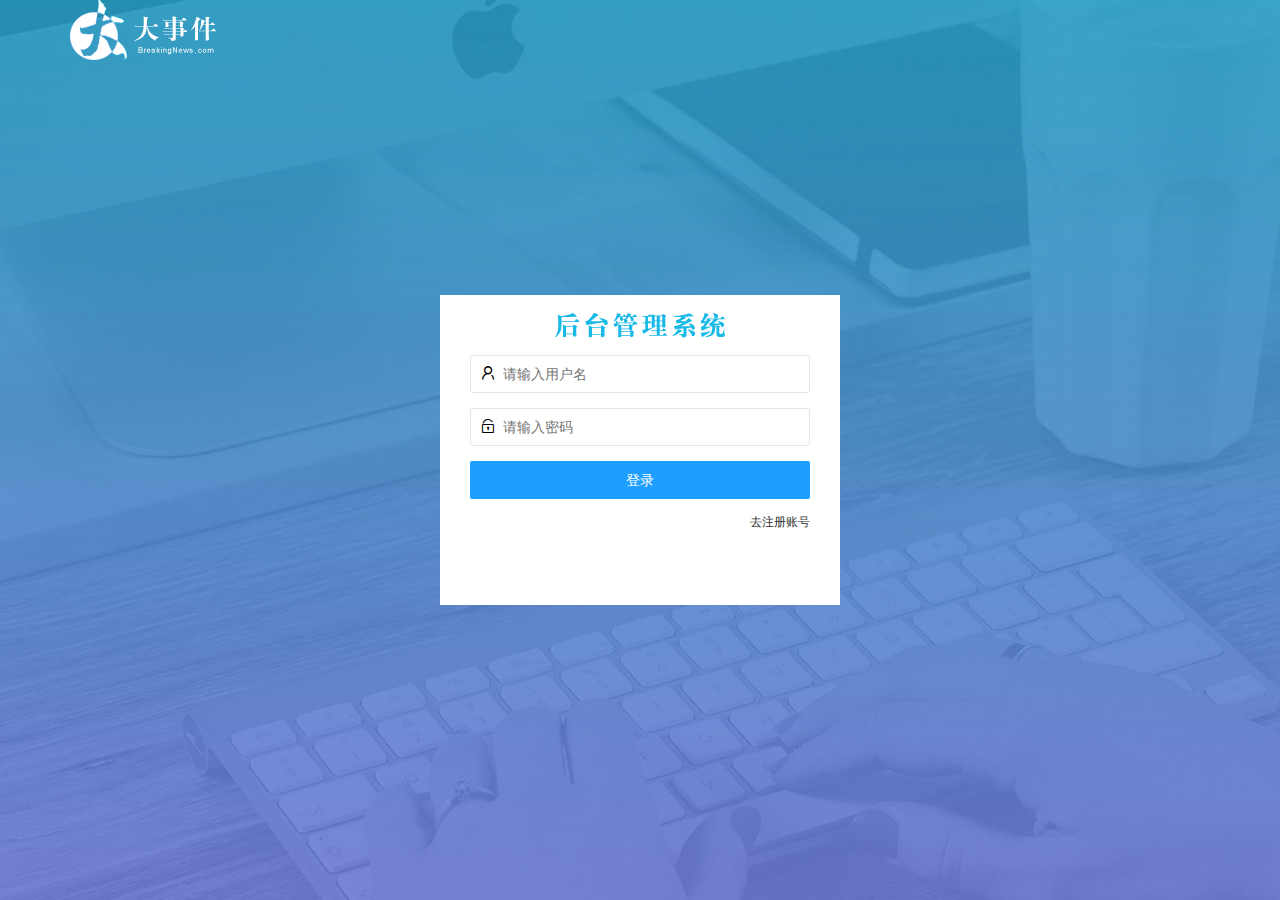
<file: login.html>
<!DOCTYPE html>
<html lang="en">

<head>
    <meta charset="UTF-8">
    <meta http-equiv="X-UA-Compatible" content="IE=edge">
    <meta name="viewport" content="width=device-width, initial-scale=1.0">
    <title>大事件-登录/注册</title>
    <link rel="stylesheet" href="/assets/css/login.css">
    <!-- 导入layui的样式 -->
    <link rel="stylesheet" href="/assets/lib/layui/css/layui.css">
</head>

<body>
    <!-- 头部logo区域 -->
    <div class="layui-main">
        <img src="/assets/images/logo.png" alt="">
    </div>

    <!-- 登录注册区域 -->
    <div class="loginAndRegBox">
        <div class="title-box"></div>
        <!-- 登录的div -->
        <div class="login-box">
            <!-- 登录的表单（layui） -->
            <form class="layui-form" id="form_login">
                <!-- 用户名 -->
                <div class="layui-form-item ">
                    <i class="layui-icon layui-icon-username"></i>
                    <input type="text" name="username" required lay-verify="required" placeholder="请输入用户名"
                        autocomplete="off" class="layui-input">
                </div>
                <!-- 密码 -->
                <div class="layui-form-item">
                    <i class="layui-icon layui-icon-password"></i>
                    <input type="password" name="password" required lay-verify="required|pwd" placeholder="请输入密码"
                        autocomplete="off" class="layui-input">
                </div>
                <!-- 登录按钮 -->
                <div class="layui-form-item">
                    <!-- 注意：表单提交按钮和普通按钮的区别就是lay-submit属性 -->
                    <!-- layui-btn-fluid 使按钮撑满一行 -->
                    <button class="layui-btn layui-btn-fluid  layui-btn-normal" lay-submit>登录</button>
                </div>
                <div class="layui-form-item links">
                    <!--javasrcipt:;防止页面跳转-->
                    <a href="javascript:;" id="link_reg">去注册账号</a>
                </div>
            </form>
        </div>
        <!-- 注册的div -->
        <div class="reg-box">
            <!-- 注册的表单（复制） -->
            <form class="layui-form" id="form_reg">
                <!-- 用户名 -->
                <div class="layui-form-item ">
                    <i class="layui-icon layui-icon-username"></i>
                    <input type="text" name="username" required lay-verify="required" placeholder="请输入用户名"
                        autocomplete="off" class="layui-input">
                </div>
                <!-- 密码 -->
                <div class="layui-form-item">
                    <i class="layui-icon layui-icon-password"></i>
                    <input type="password" name="password" required lay-verify="required|pwd" placeholder="请输入密码"
                        autocomplete="off" class="layui-input">
                </div>
                <!-- 密码确认框repassword -->
                <div class="layui-form-item">
                    <i class="layui-icon layui-icon-password"></i>
                    <input type="password" name="repassword" required lay-verify="required|pwd|repwd"
                        placeholder="再次确认密码" autocomplete="off" class="layui-input">
                </div>
                <!-- 注册按钮 -->
                <div class="layui-form-item">
                    <!-- 注意：表单提交按钮和普通按钮的区别就是lay-submit属性 -->
                    <!-- layui-btn-fluid 使按钮撑满一行 -->
                    <button class="layui-btn layui-btn-fluid  layui-btn-normal" lay-submit>注册</button>
                </div>
                <div class="layui-form-item links">
                    <!--javasrcipt:;防止页面跳转-->
                    <a href="javascript:;" id="link_login">去登录</a>
                </div>
            </form>
        </div>
    </div>


    <!-- 导入layui的js文件 -->
    <script src="/assets/lib/layui/layui.all.js"></script>
    <!-- 导入jquery -->
    <script src="/assets/lib/jquery.js"></script>
    <!-- 引入baseAPI -->
    <script src="/assets/js/baseAPI.js"></script>
    <!-- 导入login.js -->
    <script src="/assets/js/login.js"></script>
</body>

</html>
</file>
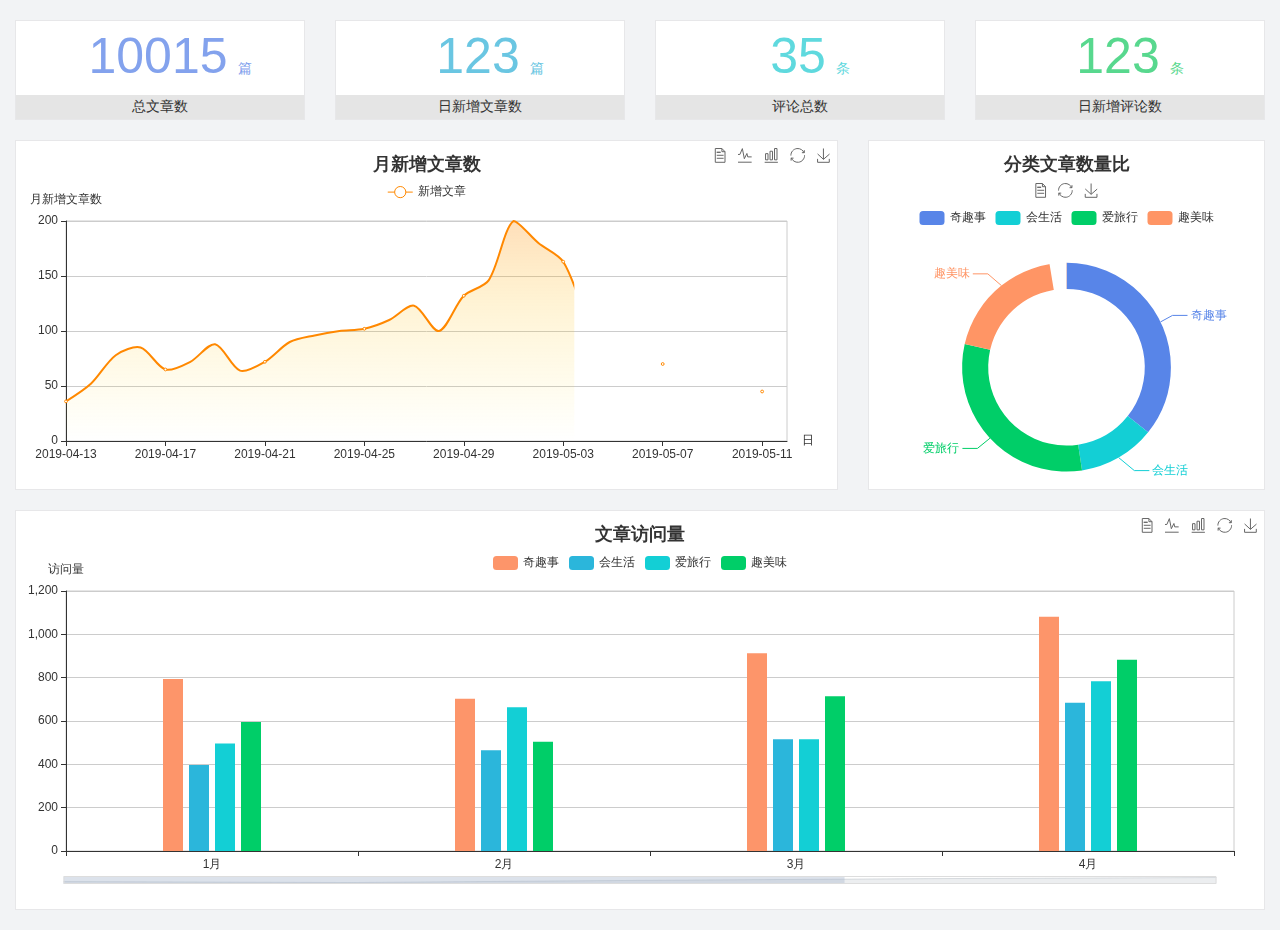
<file: home/dashboard.html>
<!DOCTYPE html>
<html lang="en">

<head>
  <meta charset="UTF-8">
  <meta name="viewport" content="width=device-width, initial-scale=1.0">
  <meta http-equiv="X-UA-Compatible" content="ie=edge">
  <title>图表统计</title>
  <link rel="stylesheet" href="../../assets/lib/bootstrap.css" />
  <link rel="stylesheet" href="../../assets/lib/main.css" />
  <script src="../../assets/lib/jquery.js"></script>
  <script type="text/javascript" src="../../assets/lib/echarts.min.js"></script>
</head>

<body>
  <div class="container-fluid">
    <div class="row spannel_list">
      <div class="col-sm-3 col-xs-6">
        <div class="spannel">
          <em>10015</em><span>篇</span>
          <b>总文章数</b>
        </div>
      </div>
      <div class="col-sm-3 col-xs-6">
        <div class="spannel scolor01">
          <em>123</em><span>篇</span>
          <b>日新增文章数</b>
        </div>
      </div>
      <div class="col-sm-3 col-xs-6">
        <div class="spannel scolor02">
          <em>35</em><span>条</span>
          <b>评论总数</b>
        </div>
      </div>
      <div class="col-sm-3 col-xs-6">
        <div class="spannel scolor03">
          <em>123</em><span>条</span>
          <b>日新增评论数</b>
        </div>
      </div>
    </div>
  </div>

  <div class="container-fluid">
    <div class="row curve-pie">
      <div class="col-lg-8 col-md-8">
        <div class="gragh_pannel" id="curve_show"></div>
      </div>
      <div class="col-lg-4 col-md-4">
        <div class="gragh_pannel" id="pie_show"></div>
      </div>
    </div>
  </div>

  <div class="container-fluid">
    <div class="column_pannel" id="column_show"></div>
  </div>

  <script>
    var oChart = echarts.init(document.getElementById('curve_show'));
    var aList_all = [
      { 'count': 36, 'date': '2019-04-13' },
      { 'count': 52, 'date': '2019-04-14' },
      { 'count': 78, 'date': '2019-04-15' },
      { 'count': 85, 'date': '2019-04-16' },
      { 'count': 65, 'date': '2019-04-17' },
      { 'count': 72, 'date': '2019-04-18' },
      { 'count': 88, 'date': '2019-04-19' },
      { 'count': 64, 'date': '2019-04-20' },
      { 'count': 72, 'date': '2019-04-21' },
      { 'count': 90, 'date': '2019-04-22' },
      { 'count': 96, 'date': '2019-04-23' },
      { 'count': 100, 'date': '2019-04-24' },
      { 'count': 102, 'date': '2019-04-25' },
      { 'count': 110, 'date': '2019-04-26' },
      { 'count': 123, 'date': '2019-04-27' },
      { 'count': 100, 'date': '2019-04-28' },
      { 'count': 132, 'date': '2019-04-29' },
      { 'count': 146, 'date': '2019-04-30' },
      { 'count': 200, 'date': '2019-05-01' },
      { 'count': 180, 'date': '2019-05-02' },
      { 'count': 163, 'date': '2019-05-03' },
      { 'count': 110, 'date': '2019-05-04' },
      { 'count': 80, 'date': '2019-05-05' },
      { 'count': 82, 'date': '2019-05-06' },
      { 'count': 70, 'date': '2019-05-07' },
      { 'count': 65, 'date': '2019-05-08' },
      { 'count': 54, 'date': '2019-05-09' },
      { 'count': 40, 'date': '2019-05-10' },
      { 'count': 45, 'date': '2019-05-11' },
      { 'count': 38, 'date': '2019-05-12' },
    ];

    let aCount = [];
    let aDate = [];

    for (var i = 0; i < aList_all.length; i++) {
      aCount.push(aList_all[i].count);
      aDate.push(aList_all[i].date);
    }

    var chartopt = {
      title: {
        text: '月新增文章数',
        left: 'center',
        top: '10'
      },
      tooltip: {
        trigger: 'axis'
      },
      legend: {
        data: ['新增文章'],
        top: '40'
      },
      toolbox: {
        show: true,
        feature: {
          mark: { show: true },
          dataView: { show: true, readOnly: false },
          magicType: { show: true, type: ['line', 'bar'] },
          restore: { show: true },
          saveAsImage: { show: true }
        }
      },
      calculable: true,
      xAxis: [
        {
          name: '日',
          type: 'category',
          boundaryGap: false,
          data: aDate
        }
      ],
      yAxis: [
        {
          name: '月新增文章数',
          type: 'value'
        }
      ],
      series: [
        {
          name: '新增文章',
          type: 'line',
          smooth: true,
          itemStyle: { normal: { areaStyle: { type: 'default' }, color: '#f80' }, lineStyle: { color: '#f80' } },
          data: aCount
        }],
      areaStyle: {
        normal: {
          color: new echarts.graphic.LinearGradient(0, 0, 0, 1, [{
            offset: 0,
            color: 'rgba(255,136,0,0.39)'
          }, {
            offset: .34,
            color: 'rgba(255,180,0,0.25)'
          }, {
            offset: 1,
            color: 'rgba(255,222,0,0.00)'
          }])

        }
      },
      grid: {
        show: true,
        x: 50,
        x2: 50,
        y: 80,
        height: 220
      }
    };

    oChart.setOption(chartopt);


    var oPie = echarts.init(document.getElementById('pie_show'));
    var oPieopt =
    {
      title: {
        top: 10,
        text: '分类文章数量比',
        x: 'center'
      },
      tooltip: {
        trigger: 'item',
        formatter: "{a} <br/>{b} : {c} ({d}%)"
      },
      color: ['#5885e8', '#13cfd5', '#00ce68', '#ff9565'],
      legend: {
        x: 'center',
        top: 65,
        data: ['奇趣事', '会生活', '爱旅行', '趣美味']
      },
      toolbox: {
        show: true,
        x: 'center',
        top: 35,
        feature: {
          mark: { show: true },
          dataView: { show: true, readOnly: false },
          magicType: {
            show: true,
            type: ['pie', 'funnel'],
            option: {
              funnel: {
                x: '25%',
                width: '50%',
                funnelAlign: 'left',
                max: 1548
              }
            }
          },
          restore: { show: true },
          saveAsImage: { show: true }
        }
      },
      calculable: true,
      series: [
        {
          name: '访问来源',
          type: 'pie',
          radius: ['45%', '60%'],
          center: ['50%', '65%'],
          data: [
            { value: 300, name: '奇趣事' },
            { value: 100, name: '会生活' },
            { value: 260, name: '爱旅行' },
            { value: 180, name: '趣美味' }
          ]
        }
      ]
    };
    oPie.setOption(oPieopt);



    var oColumn = this.echarts.init(document.getElementById('column_show'));
    var oColumnopt =
    {
      title: {
        text: '文章访问量',
        left: 'center',
        top: '10'
      },
      tooltip: {
        trigger: 'axis'
      },
      legend: {
        data: ['奇趣事', '会生活', '爱旅行', '趣美味'],
        top: '40'
      },
      toolbox: {
        show: true,
        feature: {
          mark: { show: true },
          dataView: { show: true, readOnly: false },
          magicType: { show: true, type: ['line', 'bar'] },
          restore: { show: true },
          saveAsImage: { show: true }
        }
      },
      calculable: true,
      xAxis: [
        {
          type: 'category',
          data: ['1月', '2月', '3月', '4月', '5月']
        }
      ],
      yAxis: [
        {
          name: '访问量',
          type: 'value'
        }
      ],
      series: [
        {
          name: '奇趣事',
          type: 'bar',
          barWidth: 20,
          itemStyle: {
            normal: { areaStyle: { type: 'default' }, color: '#fd956a' }
          },
          data: [800, 708, 920, 1090, 1200]
        },
        {
          name: '会生活',
          type: 'bar',
          barWidth: 20,
          itemStyle: {
            normal: { areaStyle: { type: 'default' }, color: '#2bb6db' }
          },
          data: [400, 468, 520, 690, 800]
        },
        {
          name: '爱旅行',
          type: 'bar',
          barWidth: 20,
          itemStyle: {
            normal: { areaStyle: { type: 'default' }, color: '#13cfd5' }
          },
          data: [500, 668, 520, 790, 900]
        },
        {
          name: '趣美味',
          type: 'bar',
          barWidth: 20,
          itemStyle: {
            normal: { areaStyle: { type: 'default' }, color: '#00ce68' }
          },
          data: [600, 508, 720, 890, 1000]
        }
      ],
      grid: {
        show: true,
        x: 50,
        x2: 30,
        y: 80,
        height: 260
      },
      dataZoom: [//给x轴设置滚动条
        {
          start: 0,//默认为0
          end: 100 - 1000 / 31,//默认为100
          type: 'slider',
          show: true,
          xAxisIndex: [0],
          handleSize: 0,//滑动条的 左右2个滑动条的大小
          height: 8,//组件高度
          left: 45, //左边的距离
          right: 50,//右边的距离
          bottom: 26,//右边的距离
          handleColor: '#ddd',//h滑动图标的颜色
          handleStyle: {
            borderColor: "#cacaca",
            borderWidth: "1",
            shadowBlur: 2,
            background: "#ddd",
            shadowColor: "#ddd",
          }
        }]
    };
    oColumn.setOption(oColumnopt);
  </script>
</body>

</html>
</file>
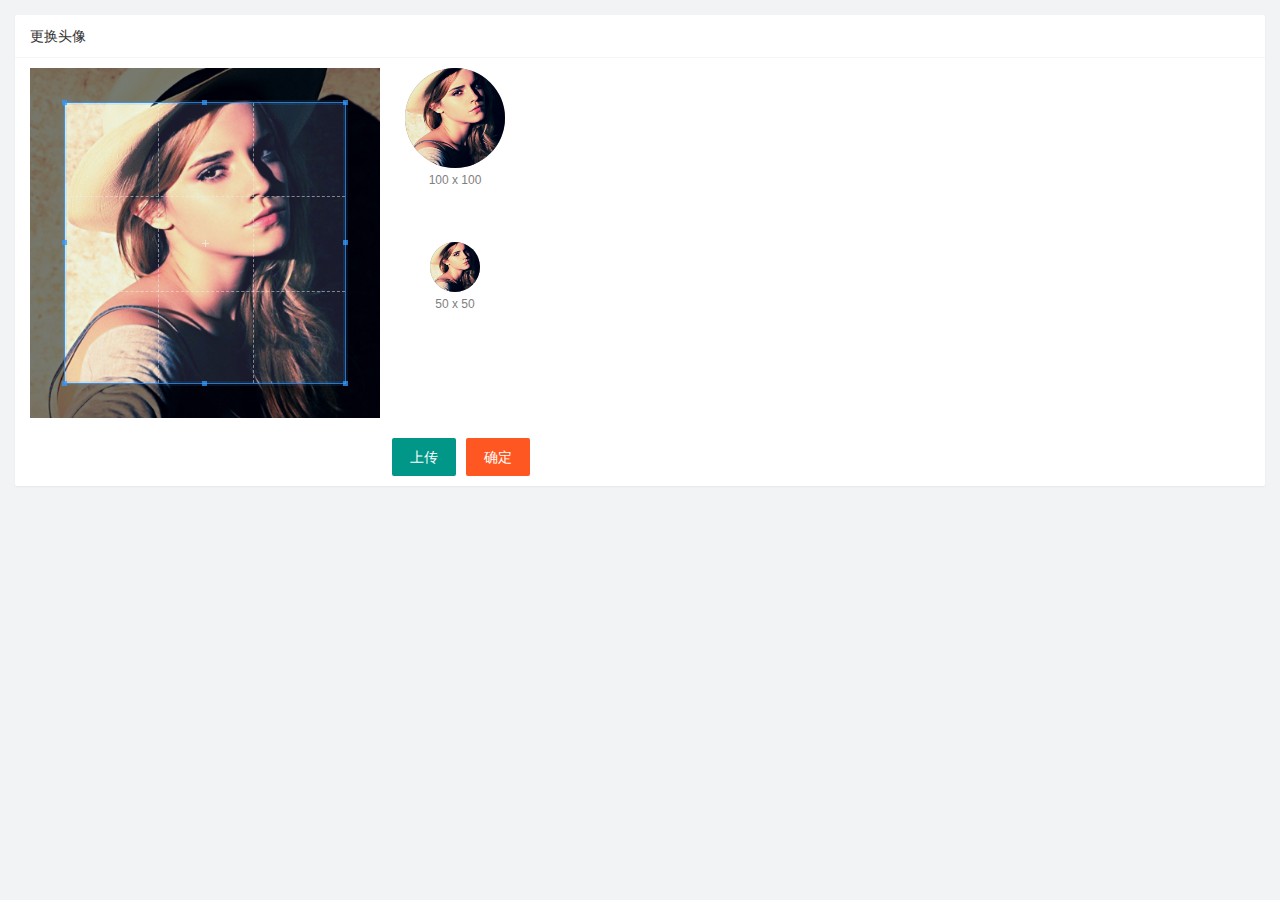
<file: user/user_avatar.html>
<!DOCTYPE html>
<html lang="en">

<head>
    <meta charset="UTF-8">
    <meta http-equiv="X-UA-Compatible" content="IE=edge">
    <meta name="viewport" content="width=device-width, initial-scale=1.0">
    <title>Document</title>
    <link rel="stylesheet" href="/assets/lib/layui/css/layui.css" />
    <link rel="stylesheet" href="/assets/lib/cropper/cropper.css" />
    <link rel="stylesheet" href="/assets/css/user/user_avatar.css" />
</head>

<body>
    <div class="layui-card">
        <div class="layui-card-header">更换头像</div>
        <div class="layui-card-body">
            <!-- 第一行的图片裁剪和预览区域 -->
            <div class="row1">
                <!-- 图片裁剪区域 -->
                <div class="cropper-box">
                    <!-- 这个 img 标签很重要，将来会把它初始化为裁剪区域 -->
                    <img id="image" src="/assets/images/sample.jpg" />
                </div>
                <!-- 图片的预览区域 -->
                <div class="preview-box">
                    <div>
                        <!-- 宽高为 100px 的预览区域 -->
                        <div class="img-preview w100"></div>
                        <p class="size">100 x 100</p>
                    </div>
                    <div>
                        <!-- 宽高为 50px 的预览区域 -->
                        <div class="img-preview w50"></div>
                        <p class="size">50 x 50</p>
                    </div>
                </div>
            </div>

            <!-- 第二行的按钮区域 -->
            <div class="row2">
                <!-- 隐藏input：file文件选择框，然后给button模拟点击事件 -->
                <!-- 通过accept可以指定允许用户选择什么类型的文件 -->
                <input type="file" id="file" accept="image/png,image/jpeg" />
                <button type="button" class="layui-btn" id="btnChooseImage">上传</button>
                <button type="button" class="layui-btn layui-btn-danger" id="btnUpload">确定</button>
            </div>
        </div>
    </div>

    <script src="/assets/lib/layui/layui.all.js"></script>
    <script src="/assets/lib/jquery.js"></script>
    <script src="/assets/lib/cropper/Cropper.js"></script>
    <script src="/assets/lib/cropper/jquery-cropper.js"></script>
    <script src="/assets/js/baseAPI.js"></script>
    <script src="/assets/js/user/user_avatar.js"></script>
</body>

</html>
</file>
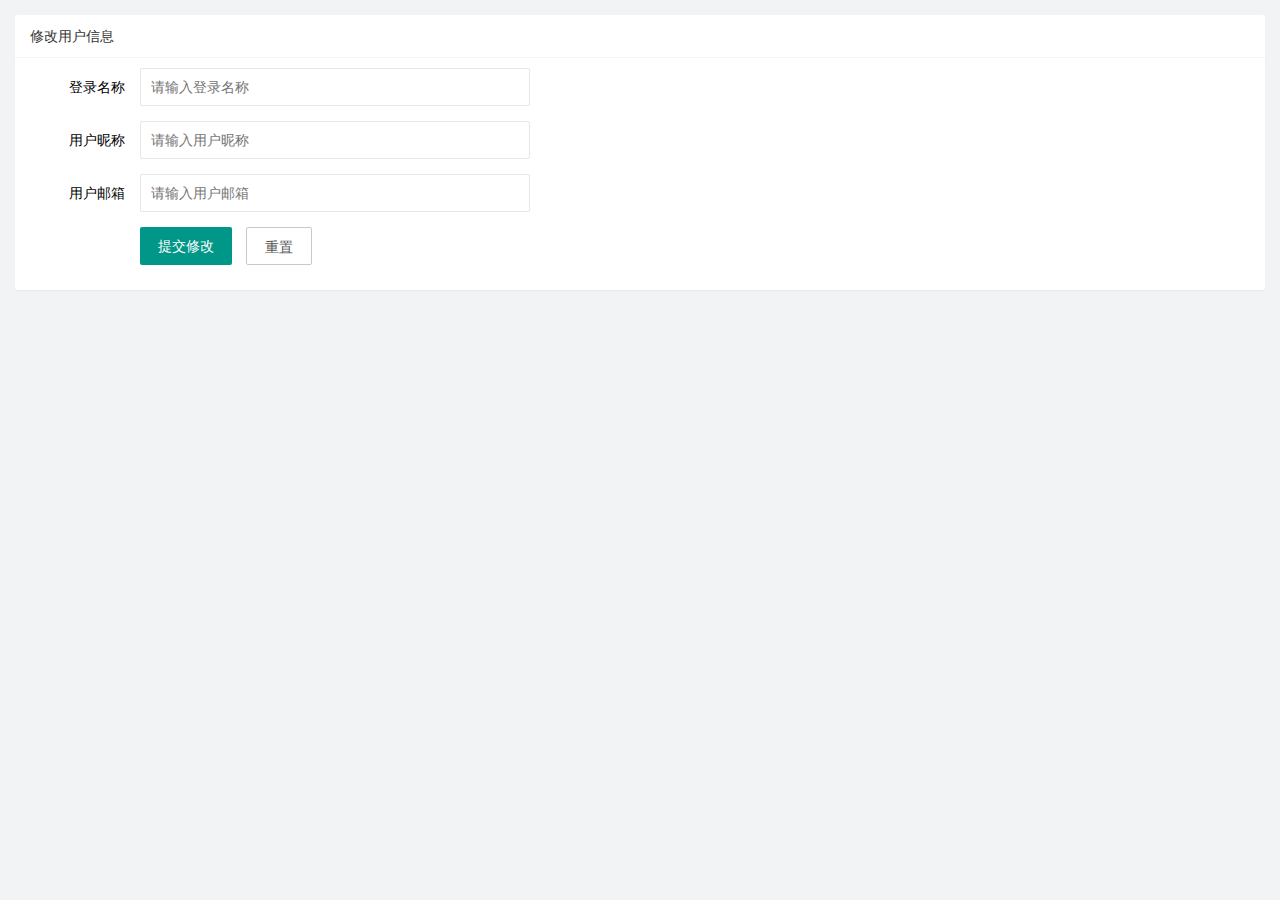
<file: user/user_info.html>
<!DOCTYPE html>
<html lang="en">

<head>
    <meta charset="UTF-8">
    <meta http-equiv="X-UA-Compatible" content="IE=edge">
    <meta name="viewport" content="width=device-width, initial-scale=1.0">
    <title>Document</title>
    <!-- 导入layui的样式 -->
    <link rel="stylesheet" href="/assets/lib/layui/css/layui.css">

    <!-- 导入自己的样式 -->
    <link rel="stylesheet" href="/assets/css/user/user_info.css" />
</head>

<body>
    <!-- 卡片区域(layui) -->
    <div class="layui-card">
        <div class="layui-card-header">修改用户信息</div>

        <div class="layui-card-body">
            <!-- lay-filter快速填充表单的数据 -->
            <form class="layui-form" lay-filter="formUserInfo">
                <!-- 隐藏域hidden -->
                <input type="hidden" name="id" />

                <div class="layui-form-item">
                    <label class="layui-form-label">登录名称</label>
                    <div class="layui-input-block">
                        <input type="text" name="username" required lay-verify="required" placeholder="请输入登录名称"
                            autocomplete="off" class="layui-input" readonly>
                    </div>
                </div>
                <div class="layui-form-item">
                    <label class="layui-form-label">用户昵称</label>
                    <div class="layui-input-block">
                        <input type="text" name="nickname" required lay-verify="required|nickname" placeholder="请输入用户昵称"
                            autocomplete="off" class="layui-input" />
                    </div>
                </div>
                <div class="layui-form-item">
                    <label class="layui-form-label">用户邮箱</label>
                    <div class="layui-input-block">
                        <input type="text" name="email" required lay-verify="required|email" placeholder="请输入用户邮箱"
                            autocomplete="off" class="layui-input">
                    </div>
                </div>
                <div class="layui-form-item">
                    <div class="layui-input-block">
                        <button class="layui-btn" lay-submit lay-filter="formDemo">提交修改</button>
                        <button type="reset" class="layui-btn layui-btn-primary" id="btnReset">重置</button>
                    </div>
                </div>
            </form>
        </div>
    </div>
    <!-- 导入layui.js -->
    <script src="/assets/lib/layui/layui.all.js"></script>
    <!-- 导入jq -->
    <script src="/assets/lib/jquery.js"></script>
    <!-- 导入baseAPI -->
    <script src="/assets/js/baseAPI.js"></script>
    <!-- 导入自己的 -->
    <script src="/assets/js/user/user_info.js"></script>

</body>

</html>
</file>
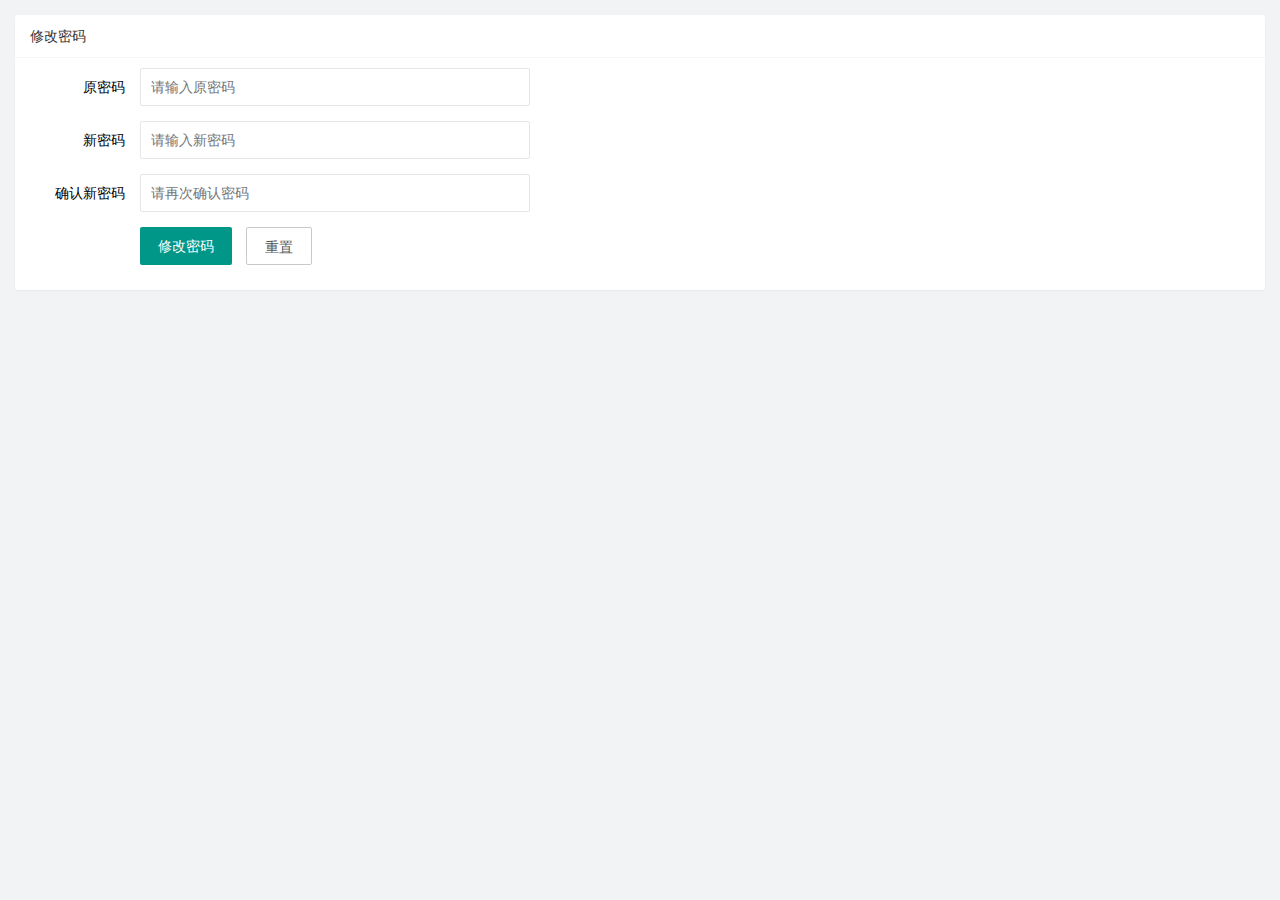
<file: user/user_pwd.html>
<!DOCTYPE html>
<html lang="en">

<head>
    <meta charset="UTF-8">
    <meta http-equiv="X-UA-Compatible" content="IE=edge">
    <meta name="viewport" content="width=device-width, initial-scale=1.0">
    <title>Document</title>
    <link rel="stylesheet" href="/assets/lib/layui/css/layui.css">
    <link rel="stylesheet" href="/assets/css/user/user_pwd.css">
</head>

<body>
    <!-- 卡片面板 -->
    <div class="layui-card">
        <div class="layui-card-header">修改密码</div>
        <div class="layui-card-body">
            <form class="layui-form">
                <div class="layui-form-item">
                    <label class="layui-form-label">原密码</label>
                    <div class="layui-input-block">
                        <input type="password" name="oldPwd" required lay-verify="required|pwd" placeholder="请输入原密码"
                            autocomplete="off" class="layui-input">
                    </div>
                </div>
                <div class="layui-form-item">
                    <label class="layui-form-label">新密码</label>
                    <div class="layui-input-block">
                        <input type="password" name="newPwd" required lay-verify="required|pwd|samePwd"
                            placeholder="请输入新密码" autocomplete="off" class="layui-input">
                    </div>
                </div>
                <div class="layui-form-item">
                    <label class="layui-form-label">确认新密码</label>
                    <div class="layui-input-block">
                        <input type="password" name="rePwd" required lay-verify="required|pwd|rePwd"
                            placeholder="请再次确认密码" autocomplete="off" class="layui-input">
                    </div>
                </div>
                <div class="layui-form-item">
                    <div class="layui-input-block">
                        <button class="layui-btn" lay-submit lay-filter="formDemo">修改密码</button>
                        <button type="reset" class="layui-btn layui-btn-primary">重置</button>
                    </div>
                </div>
            </form>
        </div>
    </div>

    <script src="/assets/lib/layui/layui.all.js"></script>
    <script src="/assets/lib/jquery.js"></script>
    <script src="/assets/js/baseAPI.js"></script>
    <script src="/assets/js/user/user_pwd.js"></script>
</body>

</html>
</file>
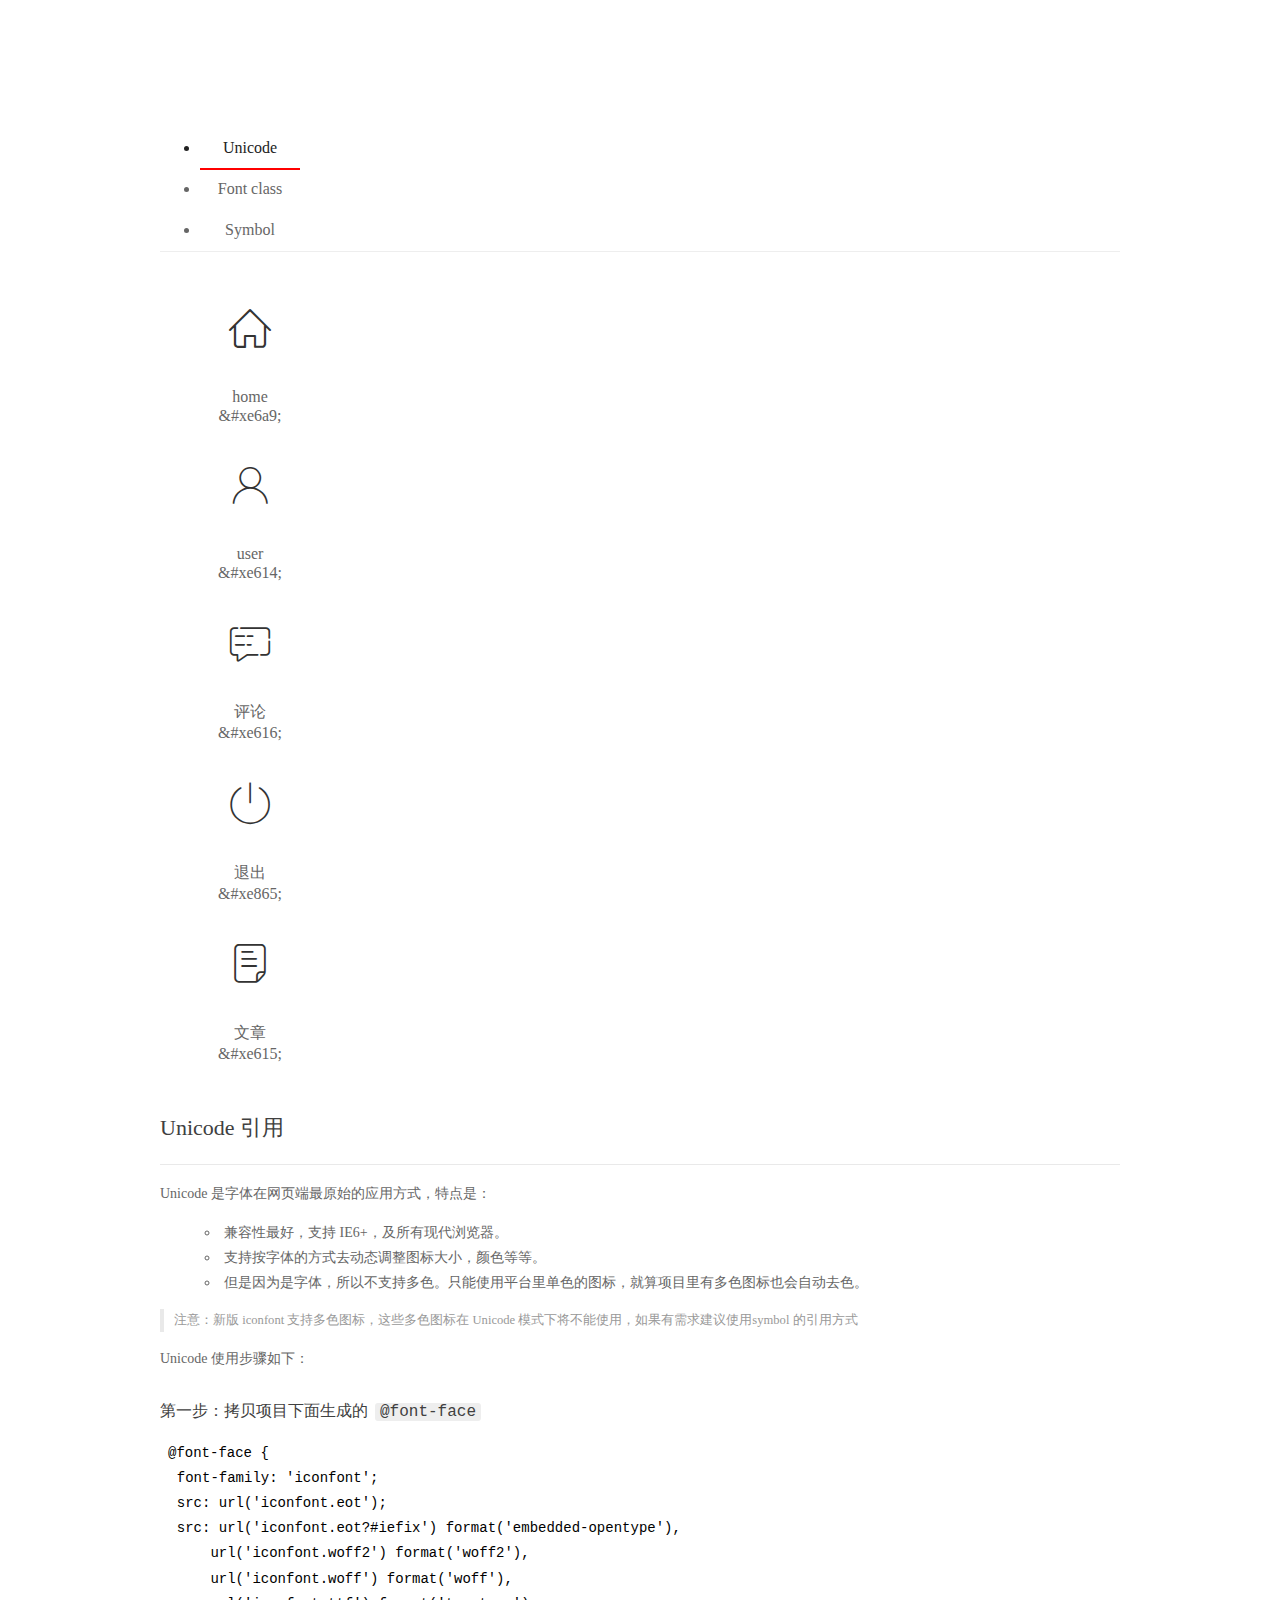
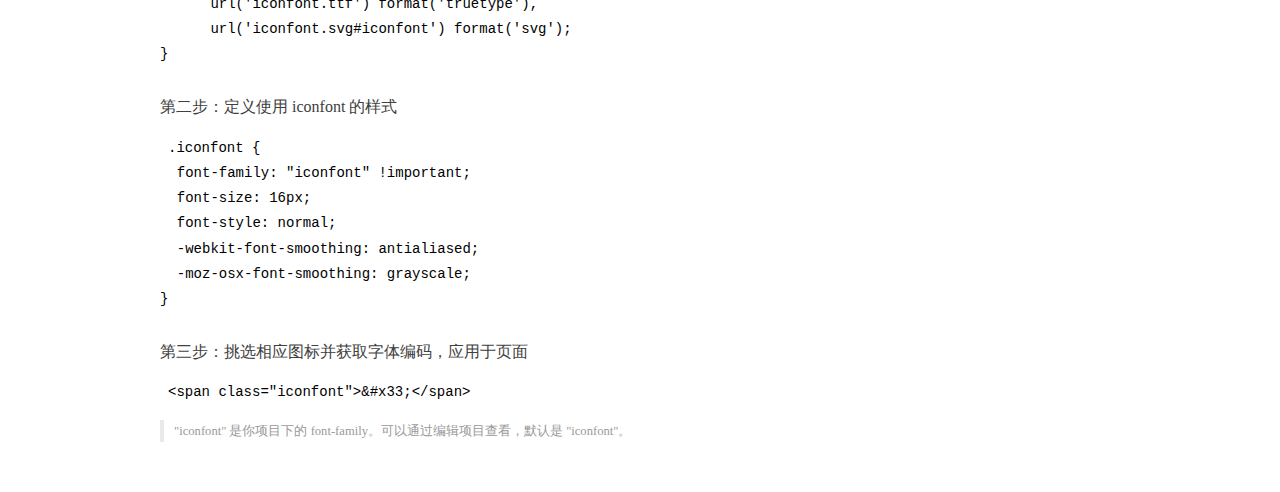
<file: assets/fonts/demo_index.html>
<!DOCTYPE html>
<html>
<head>
  <meta charset="utf-8"/>
  <title>IconFont Demo</title>
  <link rel="shortcut icon" href="https://gtms04.alicdn.com/tps/i4/TB1_oz6GVXXXXaFXpXXJDFnIXXX-64-64.ico" type="image/x-icon"/>
  <link rel="stylesheet" href="https://g.alicdn.com/thx/cube/1.3.2/cube.min.css">
  <link rel="stylesheet" href="demo.css">
  <link rel="stylesheet" href="iconfont.css">
  <script src="iconfont.js"></script>
  <!-- jQuery -->
  <script src="https://a1.alicdn.com/oss/uploads/2018/12/26/7bfddb60-08e8-11e9-9b04-53e73bb6408b.js"></script>
  <!-- 代码高亮 -->
  <script src="https://a1.alicdn.com/oss/uploads/2018/12/26/a3f714d0-08e6-11e9-8a15-ebf944d7534c.js"></script>
</head>
<body>
  <div class="main">
    <h1 class="logo"><a href="https://www.iconfont.cn/" title="iconfont 首页" target="_blank">&#xe86b;</a></h1>
    <div class="nav-tabs">
      <ul id="tabs" class="dib-box">
        <li class="dib active"><span>Unicode</span></li>
        <li class="dib"><span>Font class</span></li>
        <li class="dib"><span>Symbol</span></li>
      </ul>
      
    </div>
    <div class="tab-container">
      <div class="content unicode" style="display: block;">
          <ul class="icon_lists dib-box">
          
            <li class="dib">
              <span class="icon iconfont">&#xe6a9;</span>
                <div class="name">home</div>
                <div class="code-name">&amp;#xe6a9;</div>
              </li>
          
            <li class="dib">
              <span class="icon iconfont">&#xe614;</span>
                <div class="name">user</div>
                <div class="code-name">&amp;#xe614;</div>
              </li>
          
            <li class="dib">
              <span class="icon iconfont">&#xe616;</span>
                <div class="name">评论</div>
                <div class="code-name">&amp;#xe616;</div>
              </li>
          
            <li class="dib">
              <span class="icon iconfont">&#xe865;</span>
                <div class="name">退出</div>
                <div class="code-name">&amp;#xe865;</div>
              </li>
          
            <li class="dib">
              <span class="icon iconfont">&#xe615;</span>
                <div class="name">文章</div>
                <div class="code-name">&amp;#xe615;</div>
              </li>
          
          </ul>
          <div class="article markdown">
          <h2 id="unicode-">Unicode 引用</h2>
          <hr>

          <p>Unicode 是字体在网页端最原始的应用方式，特点是：</p>
          <ul>
            <li>兼容性最好，支持 IE6+，及所有现代浏览器。</li>
            <li>支持按字体的方式去动态调整图标大小，颜色等等。</li>
            <li>但是因为是字体，所以不支持多色。只能使用平台里单色的图标，就算项目里有多色图标也会自动去色。</li>
          </ul>
          <blockquote>
            <p>注意：新版 iconfont 支持多色图标，这些多色图标在 Unicode 模式下将不能使用，如果有需求建议使用symbol 的引用方式</p>
          </blockquote>
          <p>Unicode 使用步骤如下：</p>
          <h3 id="-font-face">第一步：拷贝项目下面生成的 <code>@font-face</code></h3>
<pre><code class="language-css"
>@font-face {
  font-family: 'iconfont';
  src: url('iconfont.eot');
  src: url('iconfont.eot?#iefix') format('embedded-opentype'),
      url('iconfont.woff2') format('woff2'),
      url('iconfont.woff') format('woff'),
      url('iconfont.ttf') format('truetype'),
      url('iconfont.svg#iconfont') format('svg');
}
</code></pre>
          <h3 id="-iconfont-">第二步：定义使用 iconfont 的样式</h3>
<pre><code class="language-css"
>.iconfont {
  font-family: "iconfont" !important;
  font-size: 16px;
  font-style: normal;
  -webkit-font-smoothing: antialiased;
  -moz-osx-font-smoothing: grayscale;
}
</code></pre>
          <h3 id="-">第三步：挑选相应图标并获取字体编码，应用于页面</h3>
<pre>
<code class="language-html"
>&lt;span class="iconfont"&gt;&amp;#x33;&lt;/span&gt;
</code></pre>
          <blockquote>
            <p>"iconfont" 是你项目下的 font-family。可以通过编辑项目查看，默认是 "iconfont"。</p>
          </blockquote>
          </div>
      </div>
      <div class="content font-class">
        <ul class="icon_lists dib-box">
          
          <li class="dib">
            <span class="icon iconfont icon-home"></span>
            <div class="name">
              home
            </div>
            <div class="code-name">.icon-home
            </div>
          </li>
          
          <li class="dib">
            <span class="icon iconfont icon-user"></span>
            <div class="name">
              user
            </div>
            <div class="code-name">.icon-user
            </div>
          </li>
          
          <li class="dib">
            <span class="icon iconfont icon-pinglun"></span>
            <div class="name">
              评论
            </div>
            <div class="code-name">.icon-pinglun
            </div>
          </li>
          
          <li class="dib">
            <span class="icon iconfont icon-tuichu"></span>
            <div class="name">
              退出
            </div>
            <div class="code-name">.icon-tuichu
            </div>
          </li>
          
          <li class="dib">
            <span class="icon iconfont icon-16"></span>
            <div class="name">
              文章
            </div>
            <div class="code-name">.icon-16
            </div>
          </li>
          
        </ul>
        <div class="article markdown">
        <h2 id="font-class-">font-class 引用</h2>
        <hr>

        <p>font-class 是 Unicode 使用方式的一种变种，主要是解决 Unicode 书写不直观，语意不明确的问题。</p>
        <p>与 Unicode 使用方式相比，具有如下特点：</p>
        <ul>
          <li>兼容性良好，支持 IE8+，及所有现代浏览器。</li>
          <li>相比于 Unicode 语意明确，书写更直观。可以很容易分辨这个 icon 是什么。</li>
          <li>因为使用 class 来定义图标，所以当要替换图标时，只需要修改 class 里面的 Unicode 引用。</li>
          <li>不过因为本质上还是使用的字体，所以多色图标还是不支持的。</li>
        </ul>
        <p>使用步骤如下：</p>
        <h3 id="-fontclass-">第一步：引入项目下面生成的 fontclass 代码：</h3>
<pre><code class="language-html">&lt;link rel="stylesheet" href="./iconfont.css"&gt;
</code></pre>
        <h3 id="-">第二步：挑选相应图标并获取类名，应用于页面：</h3>
<pre><code class="language-html">&lt;span class="iconfont icon-xxx"&gt;&lt;/span&gt;
</code></pre>
        <blockquote>
          <p>"
            iconfont" 是你项目下的 font-family。可以通过编辑项目查看，默认是 "iconfont"。</p>
        </blockquote>
      </div>
      </div>
      <div class="content symbol">
          <ul class="icon_lists dib-box">
          
            <li class="dib">
                <svg class="icon svg-icon" aria-hidden="true">
                  <use xlink:href="#icon-home"></use>
                </svg>
                <div class="name">home</div>
                <div class="code-name">#icon-home</div>
            </li>
          
            <li class="dib">
                <svg class="icon svg-icon" aria-hidden="true">
                  <use xlink:href="#icon-user"></use>
                </svg>
                <div class="name">user</div>
                <div class="code-name">#icon-user</div>
            </li>
          
            <li class="dib">
                <svg class="icon svg-icon" aria-hidden="true">
                  <use xlink:href="#icon-pinglun"></use>
                </svg>
                <div class="name">评论</div>
                <div class="code-name">#icon-pinglun</div>
            </li>
          
            <li class="dib">
                <svg class="icon svg-icon" aria-hidden="true">
                  <use xlink:href="#icon-tuichu"></use>
                </svg>
                <div class="name">退出</div>
                <div class="code-name">#icon-tuichu</div>
            </li>
          
            <li class="dib">
                <svg class="icon svg-icon" aria-hidden="true">
                  <use xlink:href="#icon-16"></use>
                </svg>
                <div class="name">文章</div>
                <div class="code-name">#icon-16</div>
            </li>
          
          </ul>
          <div class="article markdown">
          <h2 id="symbol-">Symbol 引用</h2>
          <hr>

          <p>这是一种全新的使用方式，应该说这才是未来的主流，也是平台目前推荐的用法。相关介绍可以参考这篇<a href="">文章</a>
            这种用法其实是做了一个 SVG 的集合，与另外两种相比具有如下特点：</p>
          <ul>
            <li>支持多色图标了，不再受单色限制。</li>
            <li>通过一些技巧，支持像字体那样，通过 <code>font-size</code>, <code>color</code> 来调整样式。</li>
            <li>兼容性较差，支持 IE9+，及现代浏览器。</li>
            <li>浏览器渲染 SVG 的性能一般，还不如 png。</li>
          </ul>
          <p>使用步骤如下：</p>
          <h3 id="-symbol-">第一步：引入项目下面生成的 symbol 代码：</h3>
<pre><code class="language-html">&lt;script src="./iconfont.js"&gt;&lt;/script&gt;
</code></pre>
          <h3 id="-css-">第二步：加入通用 CSS 代码（引入一次就行）：</h3>
<pre><code class="language-html">&lt;style&gt;
.icon {
  width: 1em;
  height: 1em;
  vertical-align: -0.15em;
  fill: currentColor;
  overflow: hidden;
}
&lt;/style&gt;
</code></pre>
          <h3 id="-">第三步：挑选相应图标并获取类名，应用于页面：</h3>
<pre><code class="language-html">&lt;svg class="icon" aria-hidden="true"&gt;
  &lt;use xlink:href="#icon-xxx"&gt;&lt;/use&gt;
&lt;/svg&gt;
</code></pre>
          </div>
      </div>

    </div>
  </div>
  <script>
  $(document).ready(function () {
      $('.tab-container .content:first').show()

      $('#tabs li').click(function (e) {
        var tabContent = $('.tab-container .content')
        var index = $(this).index()

        if ($(this).hasClass('active')) {
          return
        } else {
          $('#tabs li').removeClass('active')
          $(this).addClass('active')

          tabContent.hide().eq(index).fadeIn()
        }
      })
    })
  </script>
</body>
</html>
</file>
<file: assets/css/login.css>
html, body {
    margin: 0;
    padding: 0;
    height: 100%;
    width: 100%;
    background-color: pink;
    background: url(/assets/images/login_bg.jpg) no-repeat center;
    background-size: cover;
}
.loginAndRegBox {
    width: 400px;
    height: 310px;
    background-color: #fff;
    position: absolute;
    left: 50%;
    top: 50%;
    transform: translate(-50%,-50%);
}

.title-box {
    height: 60px;
    background: url('/assets/images/login_title.png') no-repeat center;
}

.reg-box {
    display: none;
}

.layui-form {
    padding: 0 30px;
}

/* a链接居右对齐，用c3的flex布局 */
.links {
    display: flex;
    justify-content: flex-end;
}
.links a {
    font-size: 12px;
} 

/* 小图标定位,子绝父相 */
.layui-form-item {
    position: relative;
}
.layui-icon {
    position: absolute;
    left: 10px;
    top: 10px;
}
/* 小图标绝对定位后，会重叠，压着文字，给input一个左padding撑开就行了 */
.layui-form-item .layui-input {
    padding-left: 32px;
}
</file>
<file: assets/lib/layui/css/layui.css>
/** layui-v2.5.5 MIT License By https://www.layui.com */
 .layui-inline,img{display:inline-block;vertical-align:middle}h1,h2,h3,h4,h5,h6{font-weight:400}.layui-edge,.layui-header,.layui-inline,.layui-main{position:relative}.layui-body,.layui-edge,.layui-elip{overflow:hidden}.layui-btn,.layui-edge,.layui-inline,img{vertical-align:middle}.layui-btn,.layui-disabled,.layui-icon,.layui-unselect{-moz-user-select:none;-webkit-user-select:none;-ms-user-select:none}.layui-elip,.layui-form-checkbox span,.layui-form-pane .layui-form-label{text-overflow:ellipsis;white-space:nowrap}.layui-breadcrumb,.layui-tree-btnGroup{visibility:hidden}blockquote,body,button,dd,div,dl,dt,form,h1,h2,h3,h4,h5,h6,input,li,ol,p,pre,td,textarea,th,ul{margin:0;padding:0;-webkit-tap-highlight-color:rgba(0,0,0,0)}a:active,a:hover{outline:0}img{border:none}li{list-style:none}table{border-collapse:collapse;border-spacing:0}h4,h5,h6{font-size:100%}button,input,optgroup,option,select,textarea{font-family:inherit;font-size:inherit;font-style:inherit;font-weight:inherit;outline:0}pre{white-space:pre-wrap;white-space:-moz-pre-wrap;white-space:-pre-wrap;white-space:-o-pre-wrap;word-wrap:break-word}body{line-height:24px;font:14px Helvetica Neue,Helvetica,PingFang SC,Tahoma,Arial,sans-serif}hr{height:1px;margin:10px 0;border:0;clear:both}a{color:#333;text-decoration:none}a:hover{color:#777}a cite{font-style:normal;*cursor:pointer}.layui-border-box,.layui-border-box *{box-sizing:border-box}.layui-box,.layui-box *{box-sizing:content-box}.layui-clear{clear:both;*zoom:1}.layui-clear:after{content:'\20';clear:both;*zoom:1;display:block;height:0}.layui-inline{*display:inline;*zoom:1}.layui-edge{display:inline-block;width:0;height:0;border-width:6px;border-style:dashed;border-color:transparent}.layui-edge-top{top:-4px;border-bottom-color:#999;border-bottom-style:solid}.layui-edge-right{border-left-color:#999;border-left-style:solid}.layui-edge-bottom{top:2px;border-top-color:#999;border-top-style:solid}.layui-edge-left{border-right-color:#999;border-right-style:solid}.layui-disabled,.layui-disabled:hover{color:#d2d2d2!important;cursor:not-allowed!important}.layui-circle{border-radius:100%}.layui-show{display:block!important}.layui-hide{display:none!important}@font-face{font-family:layui-icon;src:url(../font/iconfont.eot?v=250);src:url(../font/iconfont.eot?v=250#iefix) format('embedded-opentype'),url(../font/iconfont.woff2?v=250) format('woff2'),url(../font/iconfont.woff?v=250) format('woff'),url(../font/iconfont.ttf?v=250) format('truetype'),url(../font/iconfont.svg?v=250#layui-icon) format('svg')}.layui-icon{font-family:layui-icon!important;font-size:16px;font-style:normal;-webkit-font-smoothing:antialiased;-moz-osx-font-smoothing:grayscale}.layui-icon-reply-fill:before{content:"\e611"}.layui-icon-set-fill:before{content:"\e614"}.layui-icon-menu-fill:before{content:"\e60f"}.layui-icon-search:before{content:"\e615"}.layui-icon-share:before{content:"\e641"}.layui-icon-set-sm:before{content:"\e620"}.layui-icon-engine:before{content:"\e628"}.layui-icon-close:before{content:"\1006"}.layui-icon-close-fill:before{content:"\1007"}.layui-icon-chart-screen:before{content:"\e629"}.layui-icon-star:before{content:"\e600"}.layui-icon-circle-dot:before{content:"\e617"}.layui-icon-chat:before{content:"\e606"}.layui-icon-release:before{content:"\e609"}.layui-icon-list:before{content:"\e60a"}.layui-icon-chart:before{content:"\e62c"}.layui-icon-ok-circle:before{content:"\1005"}.layui-icon-layim-theme:before{content:"\e61b"}.layui-icon-table:before{content:"\e62d"}.layui-icon-right:before{content:"\e602"}.layui-icon-left:before{content:"\e603"}.layui-icon-cart-simple:before{content:"\e698"}.layui-icon-face-cry:before{content:"\e69c"}.layui-icon-face-smile:before{content:"\e6af"}.layui-icon-survey:before{content:"\e6b2"}.layui-icon-tree:before{content:"\e62e"}.layui-icon-upload-circle:before{content:"\e62f"}.layui-icon-add-circle:before{content:"\e61f"}.layui-icon-download-circle:before{content:"\e601"}.layui-icon-templeate-1:before{content:"\e630"}.layui-icon-util:before{content:"\e631"}.layui-icon-face-surprised:before{content:"\e664"}.layui-icon-edit:before{content:"\e642"}.layui-icon-speaker:before{content:"\e645"}.layui-icon-down:before{content:"\e61a"}.layui-icon-file:before{content:"\e621"}.layui-icon-layouts:before{content:"\e632"}.layui-icon-rate-half:before{content:"\e6c9"}.layui-icon-add-circle-fine:before{content:"\e608"}.layui-icon-prev-circle:before{content:"\e633"}.layui-icon-read:before{content:"\e705"}.layui-icon-404:before{content:"\e61c"}.layui-icon-carousel:before{content:"\e634"}.layui-icon-help:before{content:"\e607"}.layui-icon-code-circle:before{content:"\e635"}.layui-icon-water:before{content:"\e636"}.layui-icon-username:before{content:"\e66f"}.layui-icon-find-fill:before{content:"\e670"}.layui-icon-about:before{content:"\e60b"}.layui-icon-location:before{content:"\e715"}.layui-icon-up:before{content:"\e619"}.layui-icon-pause:before{content:"\e651"}.layui-icon-date:before{content:"\e637"}.layui-icon-layim-uploadfile:before{content:"\e61d"}.layui-icon-delete:before{content:"\e640"}.layui-icon-play:before{content:"\e652"}.layui-icon-top:before{content:"\e604"}.layui-icon-friends:before{content:"\e612"}.layui-icon-refresh-3:before{content:"\e9aa"}.layui-icon-ok:before{content:"\e605"}.layui-icon-layer:before{content:"\e638"}.layui-icon-face-smile-fine:before{content:"\e60c"}.layui-icon-dollar:before{content:"\e659"}.layui-icon-group:before{content:"\e613"}.layui-icon-layim-download:before{content:"\e61e"}.layui-icon-picture-fine:before{content:"\e60d"}.layui-icon-link:before{content:"\e64c"}.layui-icon-diamond:before{content:"\e735"}.layui-icon-log:before{content:"\e60e"}.layui-icon-rate-solid:before{content:"\e67a"}.layui-icon-fonts-del:before{content:"\e64f"}.layui-icon-unlink:before{content:"\e64d"}.layui-icon-fonts-clear:before{content:"\e639"}.layui-icon-triangle-r:before{content:"\e623"}.layui-icon-circle:before{content:"\e63f"}.layui-icon-radio:before{content:"\e643"}.layui-icon-align-center:before{content:"\e647"}.layui-icon-align-right:before{content:"\e648"}.layui-icon-align-left:before{content:"\e649"}.layui-icon-loading-1:before{content:"\e63e"}.layui-icon-return:before{content:"\e65c"}.layui-icon-fonts-strong:before{content:"\e62b"}.layui-icon-upload:before{content:"\e67c"}.layui-icon-dialogue:before{content:"\e63a"}.layui-icon-video:before{content:"\e6ed"}.layui-icon-headset:before{content:"\e6fc"}.layui-icon-cellphone-fine:before{content:"\e63b"}.layui-icon-add-1:before{content:"\e654"}.layui-icon-face-smile-b:before{content:"\e650"}.layui-icon-fonts-html:before{content:"\e64b"}.layui-icon-form:before{content:"\e63c"}.layui-icon-cart:before{content:"\e657"}.layui-icon-camera-fill:before{content:"\e65d"}.layui-icon-tabs:before{content:"\e62a"}.layui-icon-fonts-code:before{content:"\e64e"}.layui-icon-fire:before{content:"\e756"}.layui-icon-set:before{content:"\e716"}.layui-icon-fonts-u:before{content:"\e646"}.layui-icon-triangle-d:before{content:"\e625"}.layui-icon-tips:before{content:"\e702"}.layui-icon-picture:before{content:"\e64a"}.layui-icon-more-vertical:before{content:"\e671"}.layui-icon-flag:before{content:"\e66c"}.layui-icon-loading:before{content:"\e63d"}.layui-icon-fonts-i:before{content:"\e644"}.layui-icon-refresh-1:before{content:"\e666"}.layui-icon-rmb:before{content:"\e65e"}.layui-icon-home:before{content:"\e68e"}.layui-icon-user:before{content:"\e770"}.layui-icon-notice:before{content:"\e667"}.layui-icon-login-weibo:before{content:"\e675"}.layui-icon-voice:before{content:"\e688"}.layui-icon-upload-drag:before{content:"\e681"}.layui-icon-login-qq:before{content:"\e676"}.layui-icon-snowflake:before{content:"\e6b1"}.layui-icon-file-b:before{content:"\e655"}.layui-icon-template:before{content:"\e663"}.layui-icon-auz:before{content:"\e672"}.layui-icon-console:before{content:"\e665"}.layui-icon-app:before{content:"\e653"}.layui-icon-prev:before{content:"\e65a"}.layui-icon-website:before{content:"\e7ae"}.layui-icon-next:before{content:"\e65b"}.layui-icon-component:before{content:"\e857"}.layui-icon-more:before{content:"\e65f"}.layui-icon-login-wechat:before{content:"\e677"}.layui-icon-shrink-right:before{content:"\e668"}.layui-icon-spread-left:before{content:"\e66b"}.layui-icon-camera:before{content:"\e660"}.layui-icon-note:before{content:"\e66e"}.layui-icon-refresh:before{content:"\e669"}.layui-icon-female:before{content:"\e661"}.layui-icon-male:before{content:"\e662"}.layui-icon-password:before{content:"\e673"}.layui-icon-senior:before{content:"\e674"}.layui-icon-theme:before{content:"\e66a"}.layui-icon-tread:before{content:"\e6c5"}.layui-icon-praise:before{content:"\e6c6"}.layui-icon-star-fill:before{content:"\e658"}.layui-icon-rate:before{content:"\e67b"}.layui-icon-template-1:before{content:"\e656"}.layui-icon-vercode:before{content:"\e679"}.layui-icon-cellphone:before{content:"\e678"}.layui-icon-screen-full:before{content:"\e622"}.layui-icon-screen-restore:before{content:"\e758"}.layui-icon-cols:before{content:"\e610"}.layui-icon-export:before{content:"\e67d"}.layui-icon-print:before{content:"\e66d"}.layui-icon-slider:before{content:"\e714"}.layui-icon-addition:before{content:"\e624"}.layui-icon-subtraction:before{content:"\e67e"}.layui-icon-service:before{content:"\e626"}.layui-icon-transfer:before{content:"\e691"}.layui-main{width:1140px;margin:0 auto}.layui-header{z-index:1000;height:60px}.layui-header a:hover{transition:all .5s;-webkit-transition:all .5s}.layui-side{position:fixed;left:0;top:0;bottom:0;z-index:999;width:200px;overflow-x:hidden}.layui-side-scroll{position:relative;width:220px;height:100%;overflow-x:hidden}.layui-body{position:absolute;left:200px;right:0;top:0;bottom:0;z-index:998;width:auto;overflow-y:auto;box-sizing:border-box}.layui-layout-body{overflow:hidden}.layui-layout-admin .layui-header{background-color:#23262E}.layui-layout-admin .layui-side{top:60px;width:200px;overflow-x:hidden}.layui-layout-admin .layui-body{position:fixed;top:60px;bottom:44px}.layui-layout-admin .layui-main{width:auto;margin:0 15px}.layui-layout-admin .layui-footer{position:fixed;left:200px;right:0;bottom:0;height:44px;line-height:44px;padding:0 15px;background-color:#eee}.layui-layout-admin .layui-logo{position:absolute;left:0;top:0;width:200px;height:100%;line-height:60px;text-align:center;color:#009688;font-size:16px}.layui-layout-admin .layui-header .layui-nav{background:0 0}.layui-layout-left{position:absolute!important;left:200px;top:0}.layui-layout-right{position:absolute!important;right:0;top:0}.layui-container{position:relative;margin:0 auto;padding:0 15px;box-sizing:border-box}.layui-fluid{position:relative;margin:0 auto;padding:0 15px}.layui-row:after,.layui-row:before{content:'';display:block;clear:both}.layui-col-lg1,.layui-col-lg10,.layui-col-lg11,.layui-col-lg12,.layui-col-lg2,.layui-col-lg3,.layui-col-lg4,.layui-col-lg5,.layui-col-lg6,.layui-col-lg7,.layui-col-lg8,.layui-col-lg9,.layui-col-md1,.layui-col-md10,.layui-col-md11,.layui-col-md12,.layui-col-md2,.layui-col-md3,.layui-col-md4,.layui-col-md5,.layui-col-md6,.layui-col-md7,.layui-col-md8,.layui-col-md9,.layui-col-sm1,.layui-col-sm10,.layui-col-sm11,.layui-col-sm12,.layui-col-sm2,.layui-col-sm3,.layui-col-sm4,.layui-col-sm5,.layui-col-sm6,.layui-col-sm7,.layui-col-sm8,.layui-col-sm9,.layui-col-xs1,.layui-col-xs10,.layui-col-xs11,.layui-col-xs12,.layui-col-xs2,.layui-col-xs3,.layui-col-xs4,.layui-col-xs5,.layui-col-xs6,.layui-col-xs7,.layui-col-xs8,.layui-col-xs9{position:relative;display:block;box-sizing:border-box}.layui-col-xs1,.layui-col-xs10,.layui-col-xs11,.layui-col-xs12,.layui-col-xs2,.layui-col-xs3,.layui-col-xs4,.layui-col-xs5,.layui-col-xs6,.layui-col-xs7,.layui-col-xs8,.layui-col-xs9{float:left}.layui-col-xs1{width:8.33333333%}.layui-col-xs2{width:16.66666667%}.layui-col-xs3{width:25%}.layui-col-xs4{width:33.33333333%}.layui-col-xs5{width:41.66666667%}.layui-col-xs6{width:50%}.layui-col-xs7{width:58.33333333%}.layui-col-xs8{width:66.66666667%}.layui-col-xs9{width:75%}.layui-col-xs10{width:83.33333333%}.layui-col-xs11{width:91.66666667%}.layui-col-xs12{width:100%}.layui-col-xs-offset1{margin-left:8.33333333%}.layui-col-xs-offset2{margin-left:16.66666667%}.layui-col-xs-offset3{margin-left:25%}.layui-col-xs-offset4{margin-left:33.33333333%}.layui-col-xs-offset5{margin-left:41.66666667%}.layui-col-xs-offset6{margin-left:50%}.layui-col-xs-offset7{margin-left:58.33333333%}.layui-col-xs-offset8{margin-left:66.66666667%}.layui-col-xs-offset9{margin-left:75%}.layui-col-xs-offset10{margin-left:83.33333333%}.layui-col-xs-offset11{margin-left:91.66666667%}.layui-col-xs-offset12{margin-left:100%}@media screen and (max-width:768px){.layui-hide-xs{display:none!important}.layui-show-xs-block{display:block!important}.layui-show-xs-inline{display:inline!important}.layui-show-xs-inline-block{display:inline-block!important}}@media screen and (min-width:768px){.layui-container{width:750px}.layui-hide-sm{display:none!important}.layui-show-sm-block{display:block!important}.layui-show-sm-inline{display:inline!important}.layui-show-sm-inline-block{display:inline-block!important}.layui-col-sm1,.layui-col-sm10,.layui-col-sm11,.layui-col-sm12,.layui-col-sm2,.layui-col-sm3,.layui-col-sm4,.layui-col-sm5,.layui-col-sm6,.layui-col-sm7,.layui-col-sm8,.layui-col-sm9{float:left}.layui-col-sm1{width:8.33333333%}.layui-col-sm2{width:16.66666667%}.layui-col-sm3{width:25%}.layui-col-sm4{width:33.33333333%}.layui-col-sm5{width:41.66666667%}.layui-col-sm6{width:50%}.layui-col-sm7{width:58.33333333%}.layui-col-sm8{width:66.66666667%}.layui-col-sm9{width:75%}.layui-col-sm10{width:83.33333333%}.layui-col-sm11{width:91.66666667%}.layui-col-sm12{width:100%}.layui-col-sm-offset1{margin-left:8.33333333%}.layui-col-sm-offset2{margin-left:16.66666667%}.layui-col-sm-offset3{margin-left:25%}.layui-col-sm-offset4{margin-left:33.33333333%}.layui-col-sm-offset5{margin-left:41.66666667%}.layui-col-sm-offset6{margin-left:50%}.layui-col-sm-offset7{margin-left:58.33333333%}.layui-col-sm-offset8{margin-left:66.66666667%}.layui-col-sm-offset9{margin-left:75%}.layui-col-sm-offset10{margin-left:83.33333333%}.layui-col-sm-offset11{margin-left:91.66666667%}.layui-col-sm-offset12{margin-left:100%}}@media screen and (min-width:992px){.layui-container{width:970px}.layui-hide-md{display:none!important}.layui-show-md-block{display:block!important}.layui-show-md-inline{display:inline!important}.layui-show-md-inline-block{display:inline-block!important}.layui-col-md1,.layui-col-md10,.layui-col-md11,.layui-col-md12,.layui-col-md2,.layui-col-md3,.layui-col-md4,.layui-col-md5,.layui-col-md6,.layui-col-md7,.layui-col-md8,.layui-col-md9{float:left}.layui-col-md1{width:8.33333333%}.layui-col-md2{width:16.66666667%}.layui-col-md3{width:25%}.layui-col-md4{width:33.33333333%}.layui-col-md5{width:41.66666667%}.layui-col-md6{width:50%}.layui-col-md7{width:58.33333333%}.layui-col-md8{width:66.66666667%}.layui-col-md9{width:75%}.layui-col-md10{width:83.33333333%}.layui-col-md11{width:91.66666667%}.layui-col-md12{width:100%}.layui-col-md-offset1{margin-left:8.33333333%}.layui-col-md-offset2{margin-left:16.66666667%}.layui-col-md-offset3{margin-left:25%}.layui-col-md-offset4{margin-left:33.33333333%}.layui-col-md-offset5{margin-left:41.66666667%}.layui-col-md-offset6{margin-left:50%}.layui-col-md-offset7{margin-left:58.33333333%}.layui-col-md-offset8{margin-left:66.66666667%}.layui-col-md-offset9{margin-left:75%}.layui-col-md-offset10{margin-left:83.33333333%}.layui-col-md-offset11{margin-left:91.66666667%}.layui-col-md-offset12{margin-left:100%}}@media screen and (min-width:1200px){.layui-container{width:1170px}.layui-hide-lg{display:none!important}.layui-show-lg-block{display:block!important}.layui-show-lg-inline{display:inline!important}.layui-show-lg-inline-block{display:inline-block!important}.layui-col-lg1,.layui-col-lg10,.layui-col-lg11,.layui-col-lg12,.layui-col-lg2,.layui-col-lg3,.layui-col-lg4,.layui-col-lg5,.layui-col-lg6,.layui-col-lg7,.layui-col-lg8,.layui-col-lg9{float:left}.layui-col-lg1{width:8.33333333%}.layui-col-lg2{width:16.66666667%}.layui-col-lg3{width:25%}.layui-col-lg4{width:33.33333333%}.layui-col-lg5{width:41.66666667%}.layui-col-lg6{width:50%}.layui-col-lg7{width:58.33333333%}.layui-col-lg8{width:66.66666667%}.layui-col-lg9{width:75%}.layui-col-lg10{width:83.33333333%}.layui-col-lg11{width:91.66666667%}.layui-col-lg12{width:100%}.layui-col-lg-offset1{margin-left:8.33333333%}.layui-col-lg-offset2{margin-left:16.66666667%}.layui-col-lg-offset3{margin-left:25%}.layui-col-lg-offset4{margin-left:33.33333333%}.layui-col-lg-offset5{margin-left:41.66666667%}.layui-col-lg-offset6{margin-left:50%}.layui-col-lg-offset7{margin-left:58.33333333%}.layui-col-lg-offset8{margin-left:66.66666667%}.layui-col-lg-offset9{margin-left:75%}.layui-col-lg-offset10{margin-left:83.33333333%}.layui-col-lg-offset11{margin-left:91.66666667%}.layui-col-lg-offset12{margin-left:100%}}.layui-col-space1{margin:-.5px}.layui-col-space1>*{padding:.5px}.layui-col-space3{margin:-1.5px}.layui-col-space3>*{padding:1.5px}.layui-col-space5{margin:-2.5px}.layui-col-space5>*{padding:2.5px}.layui-col-space8{margin:-3.5px}.layui-col-space8>*{padding:3.5px}.layui-col-space10{margin:-5px}.layui-col-space10>*{padding:5px}.layui-col-space12{margin:-6px}.layui-col-space12>*{padding:6px}.layui-col-space15{margin:-7.5px}.layui-col-space15>*{padding:7.5px}.layui-col-space18{margin:-9px}.layui-col-space18>*{padding:9px}.layui-col-space20{margin:-10px}.layui-col-space20>*{padding:10px}.layui-col-space22{margin:-11px}.layui-col-space22>*{padding:11px}.layui-col-space25{margin:-12.5px}.layui-col-space25>*{padding:12.5px}.layui-col-space30{margin:-15px}.layui-col-space30>*{padding:15px}.layui-btn,.layui-input,.layui-select,.layui-textarea,.layui-upload-button{outline:0;-webkit-appearance:none;transition:all .3s;-webkit-transition:all .3s;box-sizing:border-box}.layui-elem-quote{margin-bottom:10px;padding:15px;line-height:22px;border-left:5px solid #009688;border-radius:0 2px 2px 0;background-color:#f2f2f2}.layui-quote-nm{border-style:solid;border-width:1px 1px 1px 5px;background:0 0}.layui-elem-field{margin-bottom:10px;padding:0;border-width:1px;border-style:solid}.layui-elem-field legend{margin-left:20px;padding:0 10px;font-size:20px;font-weight:300}.layui-field-title{margin:10px 0 20px;border-width:1px 0 0}.layui-field-box{padding:10px 15px}.layui-field-title .layui-field-box{padding:10px 0}.layui-progress{position:relative;height:6px;border-radius:20px;background-color:#e2e2e2}.layui-progress-bar{position:absolute;left:0;top:0;width:0;max-width:100%;height:6px;border-radius:20px;text-align:right;background-color:#5FB878;transition:all .3s;-webkit-transition:all .3s}.layui-progress-big,.layui-progress-big .layui-progress-bar{height:18px;line-height:18px}.layui-progress-text{position:relative;top:-20px;line-height:18px;font-size:12px;color:#666}.layui-progress-big .layui-progress-text{position:static;padding:0 10px;color:#fff}.layui-collapse{border-width:1px;border-style:solid;border-radius:2px}.layui-colla-content,.layui-colla-item{border-top-width:1px;border-top-style:solid}.layui-colla-item:first-child{border-top:none}.layui-colla-title{position:relative;height:42px;line-height:42px;padding:0 15px 0 35px;color:#333;background-color:#f2f2f2;cursor:pointer;font-size:14px;overflow:hidden}.layui-colla-content{display:none;padding:10px 15px;line-height:22px;color:#666}.layui-colla-icon{position:absolute;left:15px;top:0;font-size:14px}.layui-card{margin-bottom:15px;border-radius:2px;background-color:#fff;box-shadow:0 1px 2px 0 rgba(0,0,0,.05)}.layui-card:last-child{margin-bottom:0}.layui-card-header{position:relative;height:42px;line-height:42px;padding:0 15px;border-bottom:1px solid #f6f6f6;color:#333;border-radius:2px 2px 0 0;font-size:14px}.layui-bg-black,.layui-bg-blue,.layui-bg-cyan,.layui-bg-green,.layui-bg-orange,.layui-bg-red{color:#fff!important}.layui-card-body{position:relative;padding:10px 15px;line-height:24px}.layui-card-body[pad15]{padding:15px}.layui-card-body[pad20]{padding:20px}.layui-card-body .layui-table{margin:5px 0}.layui-card .layui-tab{margin:0}.layui-panel-window{position:relative;padding:15px;border-radius:0;border-top:5px solid #E6E6E6;background-color:#fff}.layui-auxiliar-moving{position:fixed;left:0;right:0;top:0;bottom:0;width:100%;height:100%;background:0 0;z-index:9999999999}.layui-form-label,.layui-form-mid,.layui-form-select,.layui-input-block,.layui-input-inline,.layui-textarea{position:relative}.layui-bg-red{background-color:#FF5722!important}.layui-bg-orange{background-color:#FFB800!important}.layui-bg-green{background-color:#009688!important}.layui-bg-cyan{background-color:#2F4056!important}.layui-bg-blue{background-color:#1E9FFF!important}.layui-bg-black{background-color:#393D49!important}.layui-bg-gray{background-color:#eee!important;color:#666!important}.layui-badge-rim,.layui-colla-content,.layui-colla-item,.layui-collapse,.layui-elem-field,.layui-form-pane .layui-form-item[pane],.layui-form-pane .layui-form-label,.layui-input,.layui-layedit,.layui-layedit-tool,.layui-quote-nm,.layui-select,.layui-tab-bar,.layui-tab-card,.layui-tab-title,.layui-tab-title .layui-this:after,.layui-textarea{border-color:#e6e6e6}.layui-timeline-item:before,hr{background-color:#e6e6e6}.layui-text{line-height:22px;font-size:14px;color:#666}.layui-text h1,.layui-text h2,.layui-text h3{font-weight:500;color:#333}.layui-text h1{font-size:30px}.layui-text h2{font-size:24px}.layui-text h3{font-size:18px}.layui-text a:not(.layui-btn){color:#01AAED}.layui-text a:not(.layui-btn):hover{text-decoration:underline}.layui-text ul{padding:5px 0 5px 15px}.layui-text ul li{margin-top:5px;list-style-type:disc}.layui-text em,.layui-word-aux{color:#999!important;padding:0 5px!important}.layui-btn{display:inline-block;height:38px;line-height:38px;padding:0 18px;background-color:#009688;color:#fff;white-space:nowrap;text-align:center;font-size:14px;border:none;border-radius:2px;cursor:pointer}.layui-btn:hover{opacity:.8;filter:alpha(opacity=80);color:#fff}.layui-btn:active{opacity:1;filter:alpha(opacity=100)}.layui-btn+.layui-btn{margin-left:10px}.layui-btn-container{font-size:0}.layui-btn-container .layui-btn{margin-right:10px;margin-bottom:10px}.layui-btn-container .layui-btn+.layui-btn{margin-left:0}.layui-table .layui-btn-container .layui-btn{margin-bottom:9px}.layui-btn-radius{border-radius:100px}.layui-btn .layui-icon{margin-right:3px;font-size:18px;vertical-align:bottom;vertical-align:middle\9}.layui-btn-primary{border:1px solid #C9C9C9;background-color:#fff;color:#555}.layui-btn-primary:hover{border-color:#009688;color:#333}.layui-btn-normal{background-color:#1E9FFF}.layui-btn-warm{background-color:#FFB800}.layui-btn-danger{background-color:#FF5722}.layui-btn-checked{background-color:#5FB878}.layui-btn-disabled,.layui-btn-disabled:active,.layui-btn-disabled:hover{border:1px solid #e6e6e6;background-color:#FBFBFB;color:#C9C9C9;cursor:not-allowed;opacity:1}.layui-btn-lg{height:44px;line-height:44px;padding:0 25px;font-size:16px}.layui-btn-sm{height:30px;line-height:30px;padding:0 10px;font-size:12px}.layui-btn-sm i{font-size:16px!important}.layui-btn-xs{height:22px;line-height:22px;padding:0 5px;font-size:12px}.layui-btn-xs i{font-size:14px!important}.layui-btn-group{display:inline-block;vertical-align:middle;font-size:0}.layui-btn-group .layui-btn{margin-left:0!important;margin-right:0!important;border-left:1px solid rgba(255,255,255,.5);border-radius:0}.layui-btn-group .layui-btn-primary{border-left:none}.layui-btn-group .layui-btn-primary:hover{border-color:#C9C9C9;color:#009688}.layui-btn-group .layui-btn:first-child{border-left:none;border-radius:2px 0 0 2px}.layui-btn-group .layui-btn-primary:first-child{border-left:1px solid #c9c9c9}.layui-btn-group .layui-btn:last-child{border-radius:0 2px 2px 0}.layui-btn-group .layui-btn+.layui-btn{margin-left:0}.layui-btn-group+.layui-btn-group{margin-left:10px}.layui-btn-fluid{width:100%}.layui-input,.layui-select,.layui-textarea{height:38px;line-height:1.3;line-height:38px\9;border-width:1px;border-style:solid;background-color:#fff;border-radius:2px}.layui-input::-webkit-input-placeholder,.layui-select::-webkit-input-placeholder,.layui-textarea::-webkit-input-placeholder{line-height:1.3}.layui-input,.layui-textarea{display:block;width:100%;padding-left:10px}.layui-input:hover,.layui-textarea:hover{border-color:#D2D2D2!important}.layui-input:focus,.layui-textarea:focus{border-color:#C9C9C9!important}.layui-textarea{min-height:100px;height:auto;line-height:20px;padding:6px 10px;resize:vertical}.layui-select{padding:0 10px}.layui-form input[type=checkbox],.layui-form input[type=radio],.layui-form select{display:none}.layui-form [lay-ignore]{display:initial}.layui-form-item{margin-bottom:15px;clear:both;*zoom:1}.layui-form-item:after{content:'\20';clear:both;*zoom:1;display:block;height:0}.layui-form-label{float:left;display:block;padding:9px 15px;width:80px;font-weight:400;line-height:20px;text-align:right}.layui-form-label-col{display:block;float:none;padding:9px 0;line-height:20px;text-align:left}.layui-form-item .layui-inline{margin-bottom:5px;margin-right:10px}.layui-input-block{margin-left:110px;min-height:36px}.layui-input-inline{display:inline-block;vertical-align:middle}.layui-form-item .layui-input-inline{float:left;width:190px;margin-right:10px}.layui-form-text .layui-input-inline{width:auto}.layui-form-mid{float:left;display:block;padding:9px 0!important;line-height:20px;margin-right:10px}.layui-form-danger+.layui-form-select .layui-input,.layui-form-danger:focus{border-color:#FF5722!important}.layui-form-select .layui-input{padding-right:30px;cursor:pointer}.layui-form-select .layui-edge{position:absolute;right:10px;top:50%;margin-top:-3px;cursor:pointer;border-width:6px;border-top-color:#c2c2c2;border-top-style:solid;transition:all .3s;-webkit-transition:all .3s}.layui-form-select dl{display:none;position:absolute;left:0;top:42px;padding:5px 0;z-index:899;min-width:100%;border:1px solid #d2d2d2;max-height:300px;overflow-y:auto;background-color:#fff;border-radius:2px;box-shadow:0 2px 4px rgba(0,0,0,.12);box-sizing:border-box}.layui-form-select dl dd,.layui-form-select dl dt{padding:0 10px;line-height:36px;white-space:nowrap;overflow:hidden;text-overflow:ellipsis}.layui-form-select dl dt{font-size:12px;color:#999}.layui-form-select dl dd{cursor:pointer}.layui-form-select dl dd:hover{background-color:#f2f2f2;-webkit-transition:.5s all;transition:.5s all}.layui-form-select .layui-select-group dd{padding-left:20px}.layui-form-select dl dd.layui-select-tips{padding-left:10px!important;color:#999}.layui-form-select dl dd.layui-this{background-color:#5FB878;color:#fff}.layui-form-checkbox,.layui-form-select dl dd.layui-disabled{background-color:#fff}.layui-form-selected dl{display:block}.layui-form-checkbox,.layui-form-checkbox *,.layui-form-switch{display:inline-block;vertical-align:middle}.layui-form-selected .layui-edge{margin-top:-9px;-webkit-transform:rotate(180deg);transform:rotate(180deg);margin-top:-3px\9}:root .layui-form-selected .layui-edge{margin-top:-9px\0/IE9}.layui-form-selectup dl{top:auto;bottom:42px}.layui-select-none{margin:5px 0;text-align:center;color:#999}.layui-select-disabled .layui-disabled{border-color:#eee!important}.layui-select-disabled .layui-edge{border-top-color:#d2d2d2}.layui-form-checkbox{position:relative;height:30px;line-height:30px;margin-right:10px;padding-right:30px;cursor:pointer;font-size:0;-webkit-transition:.1s linear;transition:.1s linear;box-sizing:border-box}.layui-form-checkbox span{padding:0 10px;height:100%;font-size:14px;border-radius:2px 0 0 2px;background-color:#d2d2d2;color:#fff;overflow:hidden}.layui-form-checkbox:hover span{background-color:#c2c2c2}.layui-form-checkbox i{position:absolute;right:0;top:0;width:30px;height:28px;border:1px solid #d2d2d2;border-left:none;border-radius:0 2px 2px 0;color:#fff;font-size:20px;text-align:center}.layui-form-checkbox:hover i{border-color:#c2c2c2;color:#c2c2c2}.layui-form-checked,.layui-form-checked:hover{border-color:#5FB878}.layui-form-checked span,.layui-form-checked:hover span{background-color:#5FB878}.layui-form-checked i,.layui-form-checked:hover i{color:#5FB878}.layui-form-item .layui-form-checkbox{margin-top:4px}.layui-form-checkbox[lay-skin=primary]{height:auto!important;line-height:normal!important;min-width:18px;min-height:18px;border:none!important;margin-right:0;padding-left:28px;padding-right:0;background:0 0}.layui-form-checkbox[lay-skin=primary] span{padding-left:0;padding-right:15px;line-height:18px;background:0 0;color:#666}.layui-form-checkbox[lay-skin=primary] i{right:auto;left:0;width:16px;height:16px;line-height:16px;border:1px solid #d2d2d2;font-size:12px;border-radius:2px;background-color:#fff;-webkit-transition:.1s linear;transition:.1s linear}.layui-form-checkbox[lay-skin=primary]:hover i{border-color:#5FB878;color:#fff}.layui-form-checked[lay-skin=primary] i{border-color:#5FB878!important;background-color:#5FB878;color:#fff}.layui-checkbox-disbaled[lay-skin=primary] span{background:0 0!important;color:#c2c2c2}.layui-checkbox-disbaled[lay-skin=primary]:hover i{border-color:#d2d2d2}.layui-form-item .layui-form-checkbox[lay-skin=primary]{margin-top:10px}.layui-form-switch{position:relative;height:22px;line-height:22px;min-width:35px;padding:0 5px;margin-top:8px;border:1px solid #d2d2d2;border-radius:20px;cursor:pointer;background-color:#fff;-webkit-transition:.1s linear;transition:.1s linear}.layui-form-switch i{position:absolute;left:5px;top:3px;width:16px;height:16px;border-radius:20px;background-color:#d2d2d2;-webkit-transition:.1s linear;transition:.1s linear}.layui-form-switch em{position:relative;top:0;width:25px;margin-left:21px;padding:0!important;text-align:center!important;color:#999!important;font-style:normal!important;font-size:12px}.layui-form-onswitch{border-color:#5FB878;background-color:#5FB878}.layui-checkbox-disbaled,.layui-checkbox-disbaled i{border-color:#e2e2e2!important}.layui-form-onswitch i{left:100%;margin-left:-21px;background-color:#fff}.layui-form-onswitch em{margin-left:5px;margin-right:21px;color:#fff!important}.layui-checkbox-disbaled span{background-color:#e2e2e2!important}.layui-checkbox-disbaled:hover i{color:#fff!important}[lay-radio]{display:none}.layui-form-radio,.layui-form-radio *{display:inline-block;vertical-align:middle}.layui-form-radio{line-height:28px;margin:6px 10px 0 0;padding-right:10px;cursor:pointer;font-size:0}.layui-form-radio *{font-size:14px}.layui-form-radio>i{margin-right:8px;font-size:22px;color:#c2c2c2}.layui-form-radio>i:hover,.layui-form-radioed>i{color:#5FB878}.layui-radio-disbaled>i{color:#e2e2e2!important}.layui-form-pane .layui-form-label{width:110px;padding:8px 15px;height:38px;line-height:20px;border-width:1px;border-style:solid;border-radius:2px 0 0 2px;text-align:center;background-color:#FBFBFB;overflow:hidden;box-sizing:border-box}.layui-form-pane .layui-input-inline{margin-left:-1px}.layui-form-pane .layui-input-block{margin-left:110px;left:-1px}.layui-form-pane .layui-input{border-radius:0 2px 2px 0}.layui-form-pane .layui-form-text .layui-form-label{float:none;width:100%;border-radius:2px;box-sizing:border-box;text-align:left}.layui-form-pane .layui-form-text .layui-input-inline{display:block;margin:0;top:-1px;clear:both}.layui-form-pane .layui-form-text .layui-input-block{margin:0;left:0;top:-1px}.layui-form-pane .layui-form-text .layui-textarea{min-height:100px;border-radius:0 0 2px 2px}.layui-form-pane .layui-form-checkbox{margin:4px 0 4px 10px}.layui-form-pane .layui-form-radio,.layui-form-pane .layui-form-switch{margin-top:6px;margin-left:10px}.layui-form-pane .layui-form-item[pane]{position:relative;border-width:1px;border-style:solid}.layui-form-pane .layui-form-item[pane] .layui-form-label{position:absolute;left:0;top:0;height:100%;border-width:0 1px 0 0}.layui-form-pane .layui-form-item[pane] .layui-input-inline{margin-left:110px}@media screen and (max-width:450px){.layui-form-item .layui-form-label{text-overflow:ellipsis;overflow:hidden;white-space:nowrap}.layui-form-item .layui-inline{display:block;margin-right:0;margin-bottom:20px;clear:both}.layui-form-item .layui-inline:after{content:'\20';clear:both;display:block;height:0}.layui-form-item .layui-input-inline{display:block;float:none;left:-3px;width:auto;margin:0 0 10px 112px}.layui-form-item .layui-input-inline+.layui-form-mid{margin-left:110px;top:-5px;padding:0}.layui-form-item .layui-form-checkbox{margin-right:5px;margin-bottom:5px}}.layui-layedit{border-width:1px;border-style:solid;border-radius:2px}.layui-layedit-tool{padding:3px 5px;border-bottom-width:1px;border-bottom-style:solid;font-size:0}.layedit-tool-fixed{position:fixed;top:0;border-top:1px solid #e2e2e2}.layui-layedit-tool .layedit-tool-mid,.layui-layedit-tool .layui-icon{display:inline-block;vertical-align:middle;text-align:center;font-size:14px}.layui-layedit-tool .layui-icon{position:relative;width:32px;height:30px;line-height:30px;margin:3px 5px;color:#777;cursor:pointer;border-radius:2px}.layui-layedit-tool .layui-icon:hover{color:#393D49}.layui-layedit-tool .layui-icon:active{color:#000}.layui-layedit-tool .layedit-tool-active{background-color:#e2e2e2;color:#000}.layui-layedit-tool .layui-disabled,.layui-layedit-tool .layui-disabled:hover{color:#d2d2d2;cursor:not-allowed}.layui-layedit-tool .layedit-tool-mid{width:1px;height:18px;margin:0 10px;background-color:#d2d2d2}.layedit-tool-html{width:50px!important;font-size:30px!important}.layedit-tool-b,.layedit-tool-code,.layedit-tool-help{font-size:16px!important}.layedit-tool-d,.layedit-tool-face,.layedit-tool-image,.layedit-tool-unlink{font-size:18px!important}.layedit-tool-image input{position:absolute;font-size:0;left:0;top:0;width:100%;height:100%;opacity:.01;filter:Alpha(opacity=1);cursor:pointer}.layui-layedit-iframe iframe{display:block;width:100%}#LAY_layedit_code{overflow:hidden}.layui-laypage{display:inline-block;*display:inline;*zoom:1;vertical-align:middle;margin:10px 0;font-size:0}.layui-laypage>a:first-child,.layui-laypage>a:first-child em{border-radius:2px 0 0 2px}.layui-laypage>a:last-child,.layui-laypage>a:last-child em{border-radius:0 2px 2px 0}.layui-laypage>:first-child{margin-left:0!important}.layui-laypage>:last-child{margin-right:0!important}.layui-laypage a,.layui-laypage button,.layui-laypage input,.layui-laypage select,.layui-laypage span{border:1px solid #e2e2e2}.layui-laypage a,.layui-laypage span{display:inline-block;*display:inline;*zoom:1;vertical-align:middle;padding:0 15px;height:28px;line-height:28px;margin:0 -1px 5px 0;background-color:#fff;color:#333;font-size:12px}.layui-flow-more a *,.layui-laypage input,.layui-table-view select[lay-ignore]{display:inline-block}.layui-laypage a:hover{color:#009688}.layui-laypage em{font-style:normal}.layui-laypage .layui-laypage-spr{color:#999;font-weight:700}.layui-laypage a{text-decoration:none}.layui-laypage .layui-laypage-curr{position:relative}.layui-laypage .layui-laypage-curr em{position:relative;color:#fff}.layui-laypage .layui-laypage-curr .layui-laypage-em{position:absolute;left:-1px;top:-1px;padding:1px;width:100%;height:100%;background-color:#009688}.layui-laypage-em{border-radius:2px}.layui-laypage-next em,.layui-laypage-prev em{font-family:Sim sun;font-size:16px}.layui-laypage .layui-laypage-count,.layui-laypage .layui-laypage-limits,.layui-laypage .layui-laypage-refresh,.layui-laypage .layui-laypage-skip{margin-left:10px;margin-right:10px;padding:0;border:none}.layui-laypage .layui-laypage-limits,.layui-laypage .layui-laypage-refresh{vertical-align:top}.layui-laypage .layui-laypage-refresh i{font-size:18px;cursor:pointer}.layui-laypage select{height:22px;padding:3px;border-radius:2px;cursor:pointer}.layui-laypage .layui-laypage-skip{height:30px;line-height:30px;color:#999}.layui-laypage button,.layui-laypage input{height:30px;line-height:30px;border-radius:2px;vertical-align:top;background-color:#fff;box-sizing:border-box}.layui-laypage input{width:40px;margin:0 10px;padding:0 3px;text-align:center}.layui-laypage input:focus,.layui-laypage select:focus{border-color:#009688!important}.layui-laypage button{margin-left:10px;padding:0 10px;cursor:pointer}.layui-table,.layui-table-view{margin:10px 0}.layui-flow-more{margin:10px 0;text-align:center;color:#999;font-size:14px}.layui-flow-more a{height:32px;line-height:32px}.layui-flow-more a *{vertical-align:top}.layui-flow-more a cite{padding:0 20px;border-radius:3px;background-color:#eee;color:#333;font-style:normal}.layui-flow-more a cite:hover{opacity:.8}.layui-flow-more a i{font-size:30px;color:#737383}.layui-table{width:100%;background-color:#fff;color:#666}.layui-table tr{transition:all .3s;-webkit-transition:all .3s}.layui-table th{text-align:left;font-weight:400}.layui-table tbody tr:hover,.layui-table thead tr,.layui-table-click,.layui-table-header,.layui-table-hover,.layui-table-mend,.layui-table-patch,.layui-table-tool,.layui-table-total,.layui-table-total tr,.layui-table[lay-even] tr:nth-child(even){background-color:#f2f2f2}.layui-table td,.layui-table th,.layui-table-col-set,.layui-table-fixed-r,.layui-table-grid-down,.layui-table-header,.layui-table-page,.layui-table-tips-main,.layui-table-tool,.layui-table-total,.layui-table-view,.layui-table[lay-skin=line],.layui-table[lay-skin=row]{border-width:1px;border-style:solid;border-color:#e6e6e6}.layui-table td,.layui-table th{position:relative;padding:9px 15px;min-height:20px;line-height:20px;font-size:14px}.layui-table[lay-skin=line] td,.layui-table[lay-skin=line] th{border-width:0 0 1px}.layui-table[lay-skin=row] td,.layui-table[lay-skin=row] th{border-width:0 1px 0 0}.layui-table[lay-skin=nob] td,.layui-table[lay-skin=nob] th{border:none}.layui-table img{max-width:100px}.layui-table[lay-size=lg] td,.layui-table[lay-size=lg] th{padding:15px 30px}.layui-table-view .layui-table[lay-size=lg] .layui-table-cell{height:40px;line-height:40px}.layui-table[lay-size=sm] td,.layui-table[lay-size=sm] th{font-size:12px;padding:5px 10px}.layui-table-view .layui-table[lay-size=sm] .layui-table-cell{height:20px;line-height:20px}.layui-table[lay-data]{display:none}.layui-table-box{position:relative;overflow:hidden}.layui-table-view .layui-table{position:relative;width:auto;margin:0}.layui-table-view .layui-table[lay-skin=line]{border-width:0 1px 0 0}.layui-table-view .layui-table[lay-skin=row]{border-width:0 0 1px}.layui-table-view .layui-table td,.layui-table-view .layui-table th{padding:5px 0;border-top:none;border-left:none}.layui-table-view .layui-table th.layui-unselect .layui-table-cell span{cursor:pointer}.layui-table-view .layui-table td{cursor:default}.layui-table-view .layui-table td[data-edit=text]{cursor:text}.layui-table-view .layui-form-checkbox[lay-skin=primary] i{width:18px;height:18px}.layui-table-view .layui-form-radio{line-height:0;padding:0}.layui-table-view .layui-form-radio>i{margin:0;font-size:20px}.layui-table-init{position:absolute;left:0;top:0;width:100%;height:100%;text-align:center;z-index:110}.layui-table-init .layui-icon{position:absolute;left:50%;top:50%;margin:-15px 0 0 -15px;font-size:30px;color:#c2c2c2}.layui-table-header{border-width:0 0 1px;overflow:hidden}.layui-table-header .layui-table{margin-bottom:-1px}.layui-table-tool .layui-inline[lay-event]{position:relative;width:26px;height:26px;padding:5px;line-height:16px;margin-right:10px;text-align:center;color:#333;border:1px solid #ccc;cursor:pointer;-webkit-transition:.5s all;transition:.5s all}.layui-table-tool .layui-inline[lay-event]:hover{border:1px solid #999}.layui-table-tool-temp{padding-right:120px}.layui-table-tool-self{position:absolute;right:17px;top:10px}.layui-table-tool .layui-table-tool-self .layui-inline[lay-event]{margin:0 0 0 10px}.layui-table-tool-panel{position:absolute;top:29px;left:-1px;padding:5px 0;min-width:150px;min-height:40px;border:1px solid #d2d2d2;text-align:left;overflow-y:auto;background-color:#fff;box-shadow:0 2px 4px rgba(0,0,0,.12)}.layui-table-cell,.layui-table-tool-panel li{overflow:hidden;text-overflow:ellipsis;white-space:nowrap}.layui-table-tool-panel li{padding:0 10px;line-height:30px;-webkit-transition:.5s all;transition:.5s all}.layui-table-tool-panel li .layui-form-checkbox[lay-skin=primary]{width:100%;padding-left:28px}.layui-table-tool-panel li:hover{background-color:#f2f2f2}.layui-table-tool-panel li .layui-form-checkbox[lay-skin=primary] i{position:absolute;left:0;top:0}.layui-table-tool-panel li .layui-form-checkbox[lay-skin=primary] span{padding:0}.layui-table-tool .layui-table-tool-self .layui-table-tool-panel{left:auto;right:-1px}.layui-table-col-set{position:absolute;right:0;top:0;width:20px;height:100%;border-width:0 0 0 1px;background-color:#fff}.layui-table-sort{width:10px;height:20px;margin-left:5px;cursor:pointer!important}.layui-table-sort .layui-edge{position:absolute;left:5px;border-width:5px}.layui-table-sort .layui-table-sort-asc{top:3px;border-top:none;border-bottom-style:solid;border-bottom-color:#b2b2b2}.layui-table-sort .layui-table-sort-asc:hover{border-bottom-color:#666}.layui-table-sort .layui-table-sort-desc{bottom:5px;border-bottom:none;border-top-style:solid;border-top-color:#b2b2b2}.layui-table-sort .layui-table-sort-desc:hover{border-top-color:#666}.layui-table-sort[lay-sort=asc] .layui-table-sort-asc{border-bottom-color:#000}.layui-table-sort[lay-sort=desc] .layui-table-sort-desc{border-top-color:#000}.layui-table-cell{height:28px;line-height:28px;padding:0 15px;position:relative;box-sizing:border-box}.layui-table-cell .layui-form-checkbox[lay-skin=primary]{top:-1px;padding:0}.layui-table-cell .layui-table-link{color:#01AAED}.laytable-cell-checkbox,.laytable-cell-numbers,.laytable-cell-radio,.laytable-cell-space{padding:0;text-align:center}.layui-table-body{position:relative;overflow:auto;margin-right:-1px;margin-bottom:-1px}.layui-table-body .layui-none{line-height:26px;padding:15px;text-align:center;color:#999}.layui-table-fixed{position:absolute;left:0;top:0;z-index:101}.layui-table-fixed .layui-table-body{overflow:hidden}.layui-table-fixed-l{box-shadow:0 -1px 8px rgba(0,0,0,.08)}.layui-table-fixed-r{left:auto;right:-1px;border-width:0 0 0 1px;box-shadow:-1px 0 8px rgba(0,0,0,.08)}.layui-table-fixed-r .layui-table-header{position:relative;overflow:visible}.layui-table-mend{position:absolute;right:-49px;top:0;height:100%;width:50px}.layui-table-tool{position:relative;z-index:890;width:100%;min-height:50px;line-height:30px;padding:10px 15px;border-width:0 0 1px}.layui-table-tool .layui-btn-container{margin-bottom:-10px}.layui-table-page,.layui-table-total{border-width:1px 0 0;margin-bottom:-1px;overflow:hidden}.layui-table-page{position:relative;width:100%;padding:7px 7px 0;height:41px;font-size:12px;white-space:nowrap}.layui-table-page>div{height:26px}.layui-table-page .layui-laypage{margin:0}.layui-table-page .layui-laypage a,.layui-table-page .layui-laypage span{height:26px;line-height:26px;margin-bottom:10px;border:none;background:0 0}.layui-table-page .layui-laypage a,.layui-table-page .layui-laypage span.layui-laypage-curr{padding:0 12px}.layui-table-page .layui-laypage span{margin-left:0;padding:0}.layui-table-page .layui-laypage .layui-laypage-prev{margin-left:-7px!important}.layui-table-page .layui-laypage .layui-laypage-curr .layui-laypage-em{left:0;top:0;padding:0}.layui-table-page .layui-laypage button,.layui-table-page .layui-laypage input{height:26px;line-height:26px}.layui-table-page .layui-laypage input{width:40px}.layui-table-page .layui-laypage button{padding:0 10px}.layui-table-page select{height:18px}.layui-table-patch .layui-table-cell{padding:0;width:30px}.layui-table-edit{position:absolute;left:0;top:0;width:100%;height:100%;padding:0 14px 1px;border-radius:0;box-shadow:1px 1px 20px rgba(0,0,0,.15)}.layui-table-edit:focus{border-color:#5FB878!important}select.layui-table-edit{padding:0 0 0 10px;border-color:#C9C9C9}.layui-table-view .layui-form-checkbox,.layui-table-view .layui-form-radio,.layui-table-view .layui-form-switch{top:0;margin:0;box-sizing:content-box}.layui-table-view .layui-form-checkbox{top:-1px;height:26px;line-height:26px}.layui-table-view .layui-form-checkbox i{height:26px}.layui-table-grid .layui-table-cell{overflow:visible}.layui-table-grid-down{position:absolute;top:0;right:0;width:26px;height:100%;padding:5px 0;border-width:0 0 0 1px;text-align:center;background-color:#fff;color:#999;cursor:pointer}.layui-table-grid-down .layui-icon{position:absolute;top:50%;left:50%;margin:-8px 0 0 -8px}.layui-table-grid-down:hover{background-color:#fbfbfb}body .layui-table-tips .layui-layer-content{background:0 0;padding:0;box-shadow:0 1px 6px rgba(0,0,0,.12)}.layui-table-tips-main{margin:-44px 0 0 -1px;max-height:150px;padding:8px 15px;font-size:14px;overflow-y:scroll;background-color:#fff;color:#666}.layui-table-tips-c{position:absolute;right:-3px;top:-13px;width:20px;height:20px;padding:3px;cursor:pointer;background-color:#666;border-radius:50%;color:#fff}.layui-table-tips-c:hover{background-color:#777}.layui-table-tips-c:before{position:relative;right:-2px}.layui-upload-file{display:none!important;opacity:.01;filter:Alpha(opacity=1)}.layui-upload-drag,.layui-upload-form,.layui-upload-wrap{display:inline-block}.layui-upload-list{margin:10px 0}.layui-upload-choose{padding:0 10px;color:#999}.layui-upload-drag{position:relative;padding:30px;border:1px dashed #e2e2e2;background-color:#fff;text-align:center;cursor:pointer;color:#999}.layui-upload-drag .layui-icon{font-size:50px;color:#009688}.layui-upload-drag[lay-over]{border-color:#009688}.layui-upload-iframe{position:absolute;width:0;height:0;border:0;visibility:hidden}.layui-upload-wrap{position:relative;vertical-align:middle}.layui-upload-wrap .layui-upload-file{display:block!important;position:absolute;left:0;top:0;z-index:10;font-size:100px;width:100%;height:100%;opacity:.01;filter:Alpha(opacity=1);cursor:pointer}.layui-transfer-active,.layui-transfer-box{display:inline-block;vertical-align:middle}.layui-transfer-box,.layui-transfer-header,.layui-transfer-search{border-width:0;border-style:solid;border-color:#e6e6e6}.layui-transfer-box{position:relative;border-width:1px;width:200px;height:360px;border-radius:2px;background-color:#fff}.layui-transfer-box .layui-form-checkbox{width:100%;margin:0!important}.layui-transfer-header{height:38px;line-height:38px;padding:0 10px;border-bottom-width:1px}.layui-transfer-search{position:relative;padding:10px;border-bottom-width:1px}.layui-transfer-search .layui-input{height:32px;padding-left:30px;font-size:12px}.layui-transfer-search .layui-icon-search{position:absolute;left:20px;top:50%;margin-top:-8px;color:#666}.layui-transfer-active{margin:0 15px}.layui-transfer-active .layui-btn{display:block;margin:0;padding:0 15px;background-color:#5FB878;border-color:#5FB878;color:#fff}.layui-transfer-active .layui-btn-disabled{background-color:#FBFBFB;border-color:#e6e6e6;color:#C9C9C9}.layui-transfer-active .layui-btn:first-child{margin-bottom:15px}.layui-transfer-active .layui-btn .layui-icon{margin:0;font-size:14px!important}.layui-transfer-data{padding:5px 0;overflow:auto}.layui-transfer-data li{height:32px;line-height:32px;padding:0 10px}.layui-transfer-data li:hover{background-color:#f2f2f2;transition:.5s all}.layui-transfer-data .layui-none{padding:15px 10px;text-align:center;color:#999}.layui-nav{position:relative;padding:0 20px;background-color:#393D49;color:#fff;border-radius:2px;font-size:0;box-sizing:border-box}.layui-nav *{font-size:14px}.layui-nav .layui-nav-item{position:relative;display:inline-block;*display:inline;*zoom:1;vertical-align:middle;line-height:60px}.layui-nav .layui-nav-item a{display:block;padding:0 20px;color:#fff;color:rgba(255,255,255,.7);transition:all .3s;-webkit-transition:all .3s}.layui-nav .layui-this:after,.layui-nav-bar,.layui-nav-tree .layui-nav-itemed:after{position:absolute;left:0;top:0;width:0;height:5px;background-color:#5FB878;transition:all .2s;-webkit-transition:all .2s}.layui-nav-bar{z-index:1000}.layui-nav .layui-nav-item a:hover,.layui-nav .layui-this a{color:#fff}.layui-nav .layui-this:after{content:'';top:auto;bottom:0;width:100%}.layui-nav-img{width:30px;height:30px;margin-right:10px;border-radius:50%}.layui-nav .layui-nav-more{content:'';width:0;height:0;border-style:solid dashed dashed;border-color:#fff transparent transparent;overflow:hidden;cursor:pointer;transition:all .2s;-webkit-transition:all .2s;position:absolute;top:50%;right:3px;margin-top:-3px;border-width:6px;border-top-color:rgba(255,255,255,.7)}.layui-nav .layui-nav-mored,.layui-nav-itemed>a .layui-nav-more{margin-top:-9px;border-style:dashed dashed solid;border-color:transparent transparent #fff}.layui-nav-child{display:none;position:absolute;left:0;top:65px;min-width:100%;line-height:36px;padding:5px 0;box-shadow:0 2px 4px rgba(0,0,0,.12);border:1px solid #d2d2d2;background-color:#fff;z-index:100;border-radius:2px;white-space:nowrap}.layui-nav .layui-nav-child a{color:#333}.layui-nav .layui-nav-child a:hover{background-color:#f2f2f2;color:#000}.layui-nav-child dd{position:relative}.layui-nav .layui-nav-child dd.layui-this a,.layui-nav-child dd.layui-this{background-color:#5FB878;color:#fff}.layui-nav-child dd.layui-this:after{display:none}.layui-nav-tree{width:200px;padding:0}.layui-nav-tree .layui-nav-item{display:block;width:100%;line-height:45px}.layui-nav-tree .layui-nav-item a{position:relative;height:45px;line-height:45px;text-overflow:ellipsis;overflow:hidden;white-space:nowrap}.layui-nav-tree .layui-nav-item a:hover{background-color:#4E5465}.layui-nav-tree .layui-nav-bar{width:5px;height:0;background-color:#009688}.layui-nav-tree .layui-nav-child dd.layui-this,.layui-nav-tree .layui-nav-child dd.layui-this a,.layui-nav-tree .layui-this,.layui-nav-tree .layui-this>a,.layui-nav-tree .layui-this>a:hover{background-color:#009688;color:#fff}.layui-nav-tree .layui-this:after{display:none}.layui-nav-itemed>a,.layui-nav-tree .layui-nav-title a,.layui-nav-tree .layui-nav-title a:hover{color:#fff!important}.layui-nav-tree .layui-nav-child{position:relative;z-index:0;top:0;border:none;box-shadow:none}.layui-nav-tree .layui-nav-child a{height:40px;line-height:40px;color:#fff;color:rgba(255,255,255,.7)}.layui-nav-tree .layui-nav-child,.layui-nav-tree .layui-nav-child a:hover{background:0 0;color:#fff}.layui-nav-tree .layui-nav-more{right:10px}.layui-nav-itemed>.layui-nav-child{display:block;padding:0;background-color:rgba(0,0,0,.3)!important}.layui-nav-itemed>.layui-nav-child>.layui-this>.layui-nav-child{display:block}.layui-nav-side{position:fixed;top:0;bottom:0;left:0;overflow-x:hidden;z-index:999}.layui-bg-blue .layui-nav-bar,.layui-bg-blue .layui-nav-itemed:after,.layui-bg-blue .layui-this:after{background-color:#93D1FF}.layui-bg-blue .layui-nav-child dd.layui-this{background-color:#1E9FFF}.layui-bg-blue .layui-nav-itemed>a,.layui-nav-tree.layui-bg-blue .layui-nav-title a,.layui-nav-tree.layui-bg-blue .layui-nav-title a:hover{background-color:#007DDB!important}.layui-breadcrumb{font-size:0}.layui-breadcrumb>*{font-size:14px}.layui-breadcrumb a{color:#999!important}.layui-breadcrumb a:hover{color:#5FB878!important}.layui-breadcrumb a cite{color:#666;font-style:normal}.layui-breadcrumb span[lay-separator]{margin:0 10px;color:#999}.layui-tab{margin:10px 0;text-align:left!important}.layui-tab[overflow]>.layui-tab-title{overflow:hidden}.layui-tab-title{position:relative;left:0;height:40px;white-space:nowrap;font-size:0;border-bottom-width:1px;border-bottom-style:solid;transition:all .2s;-webkit-transition:all .2s}.layui-tab-title li{display:inline-block;*display:inline;*zoom:1;vertical-align:middle;font-size:14px;transition:all .2s;-webkit-transition:all .2s;position:relative;line-height:40px;min-width:65px;padding:0 15px;text-align:center;cursor:pointer}.layui-tab-title li a{display:block}.layui-tab-title .layui-this{color:#000}.layui-tab-title .layui-this:after{position:absolute;left:0;top:0;content:'';width:100%;height:41px;border-width:1px;border-style:solid;border-bottom-color:#fff;border-radius:2px 2px 0 0;box-sizing:border-box;pointer-events:none}.layui-tab-bar{position:absolute;right:0;top:0;z-index:10;width:30px;height:39px;line-height:39px;border-width:1px;border-style:solid;border-radius:2px;text-align:center;background-color:#fff;cursor:pointer}.layui-tab-bar .layui-icon{position:relative;display:inline-block;top:3px;transition:all .3s;-webkit-transition:all .3s}.layui-tab-item{display:none}.layui-tab-more{padding-right:30px;height:auto!important;white-space:normal!important}.layui-tab-more li.layui-this:after{border-bottom-color:#e2e2e2;border-radius:2px}.layui-tab-more .layui-tab-bar .layui-icon{top:-2px;top:3px\9;-webkit-transform:rotate(180deg);transform:rotate(180deg)}:root .layui-tab-more .layui-tab-bar .layui-icon{top:-2px\0/IE9}.layui-tab-content{padding:10px}.layui-tab-title li .layui-tab-close{position:relative;display:inline-block;width:18px;height:18px;line-height:20px;margin-left:8px;top:1px;text-align:center;font-size:14px;color:#c2c2c2;transition:all .2s;-webkit-transition:all .2s}.layui-tab-title li .layui-tab-close:hover{border-radius:2px;background-color:#FF5722;color:#fff}.layui-tab-brief>.layui-tab-title .layui-this{color:#009688}.layui-tab-brief>.layui-tab-more li.layui-this:after,.layui-tab-brief>.layui-tab-title .layui-this:after{border:none;border-radius:0;border-bottom:2px solid #5FB878}.layui-tab-brief[overflow]>.layui-tab-title .layui-this:after{top:-1px}.layui-tab-card{border-width:1px;border-style:solid;border-radius:2px;box-shadow:0 2px 5px 0 rgba(0,0,0,.1)}.layui-tab-card>.layui-tab-title{background-color:#f2f2f2}.layui-tab-card>.layui-tab-title li{margin-right:-1px;margin-left:-1px}.layui-tab-card>.layui-tab-title .layui-this{background-color:#fff}.layui-tab-card>.layui-tab-title .layui-this:after{border-top:none;border-width:1px;border-bottom-color:#fff}.layui-tab-card>.layui-tab-title .layui-tab-bar{height:40px;line-height:40px;border-radius:0;border-top:none;border-right:none}.layui-tab-card>.layui-tab-more .layui-this{background:0 0;color:#5FB878}.layui-tab-card>.layui-tab-more .layui-this:after{border:none}.layui-timeline{padding-left:5px}.layui-timeline-item{position:relative;padding-bottom:20px}.layui-timeline-axis{position:absolute;left:-5px;top:0;z-index:10;width:20px;height:20px;line-height:20px;background-color:#fff;color:#5FB878;border-radius:50%;text-align:center;cursor:pointer}.layui-timeline-axis:hover{color:#FF5722}.layui-timeline-item:before{content:'';position:absolute;left:5px;top:0;z-index:0;width:1px;height:100%}.layui-timeline-item:last-child:before{display:none}.layui-timeline-item:first-child:before{display:block}.layui-timeline-content{padding-left:25px}.layui-timeline-title{position:relative;margin-bottom:10px}.layui-badge,.layui-badge-dot,.layui-badge-rim{position:relative;display:inline-block;padding:0 6px;font-size:12px;text-align:center;background-color:#FF5722;color:#fff;border-radius:2px}.layui-badge{height:18px;line-height:18px}.layui-badge-dot{width:8px;height:8px;padding:0;border-radius:50%}.layui-badge-rim{height:18px;line-height:18px;border-width:1px;border-style:solid;background-color:#fff;color:#666}.layui-btn .layui-badge,.layui-btn .layui-badge-dot{margin-left:5px}.layui-nav .layui-badge,.layui-nav .layui-badge-dot{position:absolute;top:50%;margin:-8px 6px 0}.layui-tab-title .layui-badge,.layui-tab-title .layui-badge-dot{left:5px;top:-2px}.layui-carousel{position:relative;left:0;top:0;background-color:#f8f8f8}.layui-carousel>[carousel-item]{position:relative;width:100%;height:100%;overflow:hidden}.layui-carousel>[carousel-item]:before{position:absolute;content:'\e63d';left:50%;top:50%;width:100px;line-height:20px;margin:-10px 0 0 -50px;text-align:center;color:#c2c2c2;font-family:layui-icon!important;font-size:30px;font-style:normal;-webkit-font-smoothing:antialiased;-moz-osx-font-smoothing:grayscale}.layui-carousel>[carousel-item]>*{display:none;position:absolute;left:0;top:0;width:100%;height:100%;background-color:#f8f8f8;transition-duration:.3s;-webkit-transition-duration:.3s}.layui-carousel-updown>*{-webkit-transition:.3s ease-in-out up;transition:.3s ease-in-out up}.layui-carousel-arrow{display:none\9;opacity:0;position:absolute;left:10px;top:50%;margin-top:-18px;width:36px;height:36px;line-height:36px;text-align:center;font-size:20px;border:0;border-radius:50%;background-color:rgba(0,0,0,.2);color:#fff;-webkit-transition-duration:.3s;transition-duration:.3s;cursor:pointer}.layui-carousel-arrow[lay-type=add]{left:auto!important;right:10px}.layui-carousel:hover .layui-carousel-arrow[lay-type=add],.layui-carousel[lay-arrow=always] .layui-carousel-arrow[lay-type=add]{right:20px}.layui-carousel[lay-arrow=always] .layui-carousel-arrow{opacity:1;left:20px}.layui-carousel[lay-arrow=none] .layui-carousel-arrow{display:none}.layui-carousel-arrow:hover,.layui-carousel-ind ul:hover{background-color:rgba(0,0,0,.35)}.layui-carousel:hover .layui-carousel-arrow{display:block\9;opacity:1;left:20px}.layui-carousel-ind{position:relative;top:-35px;width:100%;line-height:0!important;text-align:center;font-size:0}.layui-carousel[lay-indicator=outside]{margin-bottom:30px}.layui-carousel[lay-indicator=outside] .layui-carousel-ind{top:10px}.layui-carousel[lay-indicator=outside] .layui-carousel-ind ul{background-color:rgba(0,0,0,.5)}.layui-carousel[lay-indicator=none] .layui-carousel-ind{display:none}.layui-carousel-ind ul{display:inline-block;padding:5px;background-color:rgba(0,0,0,.2);border-radius:10px;-webkit-transition-duration:.3s;transition-duration:.3s}.layui-carousel-ind li{display:inline-block;width:10px;height:10px;margin:0 3px;font-size:14px;background-color:#e2e2e2;background-color:rgba(255,255,255,.5);border-radius:50%;cursor:pointer;-webkit-transition-duration:.3s;transition-duration:.3s}.layui-carousel-ind li:hover{background-color:rgba(255,255,255,.7)}.layui-carousel-ind li.layui-this{background-color:#fff}.layui-carousel>[carousel-item]>.layui-carousel-next,.layui-carousel>[carousel-item]>.layui-carousel-prev,.layui-carousel>[carousel-item]>.layui-this{display:block}.layui-carousel>[carousel-item]>.layui-this{left:0}.layui-carousel>[carousel-item]>.layui-carousel-prev{left:-100%}.layui-carousel>[carousel-item]>.layui-carousel-next{left:100%}.layui-carousel>[carousel-item]>.layui-carousel-next.layui-carousel-left,.layui-carousel>[carousel-item]>.layui-carousel-prev.layui-carousel-right{left:0}.layui-carousel>[carousel-item]>.layui-this.layui-carousel-left{left:-100%}.layui-carousel>[carousel-item]>.layui-this.layui-carousel-right{left:100%}.layui-carousel[lay-anim=updown] .layui-carousel-arrow{left:50%!important;top:20px;margin:0 0 0 -18px}.layui-carousel[lay-anim=updown]>[carousel-item]>*,.layui-carousel[lay-anim=fade]>[carousel-item]>*{left:0!important}.layui-carousel[lay-anim=updown] .layui-carousel-arrow[lay-type=add]{top:auto!important;bottom:20px}.layui-carousel[lay-anim=updown] .layui-carousel-ind{position:absolute;top:50%;right:20px;width:auto;height:auto}.layui-carousel[lay-anim=updown] .layui-carousel-ind ul{padding:3px 5px}.layui-carousel[lay-anim=updown] .layui-carousel-ind li{display:block;margin:6px 0}.layui-carousel[lay-anim=updown]>[carousel-item]>.layui-this{top:0}.layui-carousel[lay-anim=updown]>[carousel-item]>.layui-carousel-prev{top:-100%}.layui-carousel[lay-anim=updown]>[carousel-item]>.layui-carousel-next{top:100%}.layui-carousel[lay-anim=updown]>[carousel-item]>.layui-carousel-next.layui-carousel-left,.layui-carousel[lay-anim=updown]>[carousel-item]>.layui-carousel-prev.layui-carousel-right{top:0}.layui-carousel[lay-anim=updown]>[carousel-item]>.layui-this.layui-carousel-left{top:-100%}.layui-carousel[lay-anim=updown]>[carousel-item]>.layui-this.layui-carousel-right{top:100%}.layui-carousel[lay-anim=fade]>[carousel-item]>.layui-carousel-next,.layui-carousel[lay-anim=fade]>[carousel-item]>.layui-carousel-prev{opacity:0}.layui-carousel[lay-anim=fade]>[carousel-item]>.layui-carousel-next.layui-carousel-left,.layui-carousel[lay-anim=fade]>[carousel-item]>.layui-carousel-prev.layui-carousel-right{opacity:1}.layui-carousel[lay-anim=fade]>[carousel-item]>.layui-this.layui-carousel-left,.layui-carousel[lay-anim=fade]>[carousel-item]>.layui-this.layui-carousel-right{opacity:0}.layui-fixbar{position:fixed;right:15px;bottom:15px;z-index:999999}.layui-fixbar li{width:50px;height:50px;line-height:50px;margin-bottom:1px;text-align:center;cursor:pointer;font-size:30px;background-color:#9F9F9F;color:#fff;border-radius:2px;opacity:.95}.layui-fixbar li:hover{opacity:.85}.layui-fixbar li:active{opacity:1}.layui-fixbar .layui-fixbar-top{display:none;font-size:40px}body .layui-util-face{border:none;background:0 0}body .layui-util-face .layui-layer-content{padding:0;background-color:#fff;color:#666;box-shadow:none}.layui-util-face .layui-layer-TipsG{display:none}.layui-util-face ul{position:relative;width:372px;padding:10px;border:1px solid #D9D9D9;background-color:#fff;box-shadow:0 0 20px rgba(0,0,0,.2)}.layui-util-face ul li{cursor:pointer;float:left;border:1px solid #e8e8e8;height:22px;width:26px;overflow:hidden;margin:-1px 0 0 -1px;padding:4px 2px;text-align:center}.layui-util-face ul li:hover{position:relative;z-index:2;border:1px solid #eb7350;background:#fff9ec}.layui-code{position:relative;margin:10px 0;padding:15px;line-height:20px;border:1px solid #ddd;border-left-width:6px;background-color:#F2F2F2;color:#333;font-family:Courier New;font-size:12px}.layui-rate,.layui-rate *{display:inline-block;vertical-align:middle}.layui-rate{padding:10px 5px 10px 0;font-size:0}.layui-rate li i.layui-icon{font-size:20px;color:#FFB800;margin-right:5px;transition:all .3s;-webkit-transition:all .3s}.layui-rate li i:hover{cursor:pointer;transform:scale(1.12);-webkit-transform:scale(1.12)}.layui-rate[readonly] li i:hover{cursor:default;transform:scale(1)}.layui-colorpicker{width:26px;height:26px;border:1px solid #e6e6e6;padding:5px;border-radius:2px;line-height:24px;display:inline-block;cursor:pointer;transition:all .3s;-webkit-transition:all .3s}.layui-colorpicker:hover{border-color:#d2d2d2}.layui-colorpicker.layui-colorpicker-lg{width:34px;height:34px;line-height:32px}.layui-colorpicker.layui-colorpicker-sm{width:24px;height:24px;line-height:22px}.layui-colorpicker.layui-colorpicker-xs{width:22px;height:22px;line-height:20px}.layui-colorpicker-trigger-bgcolor{display:block;background:url([data-uri]);border-radius:2px}.layui-colorpicker-trigger-span{display:block;height:100%;box-sizing:border-box;border:1px solid rgba(0,0,0,.15);border-radius:2px;text-align:center}.layui-colorpicker-trigger-i{display:inline-block;color:#FFF;font-size:12px}.layui-colorpicker-trigger-i.layui-icon-close{color:#999}.layui-colorpicker-main{position:absolute;z-index:66666666;width:280px;padding:7px;background:#FFF;border:1px solid #d2d2d2;border-radius:2px;box-shadow:0 2px 4px rgba(0,0,0,.12)}.layui-colorpicker-main-wrapper{height:180px;position:relative}.layui-colorpicker-basis{width:260px;height:100%;position:relative}.layui-colorpicker-basis-white{width:100%;height:100%;position:absolute;top:0;left:0;background:linear-gradient(90deg,#FFF,hsla(0,0%,100%,0))}.layui-colorpicker-basis-black{width:100%;height:100%;position:absolute;top:0;left:0;background:linear-gradient(0deg,#000,transparent)}.layui-colorpicker-basis-cursor{width:10px;height:10px;border:1px solid #FFF;border-radius:50%;position:absolute;top:-3px;right:-3px;cursor:pointer}.layui-colorpicker-side{position:absolute;top:0;right:0;width:12px;height:100%;background:linear-gradient(red,#FF0,#0F0,#0FF,#00F,#F0F,red)}.layui-colorpicker-side-slider{width:100%;height:5px;box-shadow:0 0 1px #888;box-sizing:border-box;background:#FFF;border-radius:1px;border:1px solid #f0f0f0;cursor:pointer;position:absolute;left:0}.layui-colorpicker-main-alpha{display:none;height:12px;margin-top:7px;background:url([data-uri])}.layui-colorpicker-alpha-bgcolor{height:100%;position:relative}.layui-colorpicker-alpha-slider{width:5px;height:100%;box-shadow:0 0 1px #888;box-sizing:border-box;background:#FFF;border-radius:1px;border:1px solid #f0f0f0;cursor:pointer;position:absolute;top:0}.layui-colorpicker-main-pre{padding-top:7px;font-size:0}.layui-colorpicker-pre{width:20px;height:20px;border-radius:2px;display:inline-block;margin-left:6px;margin-bottom:7px;cursor:pointer}.layui-colorpicker-pre:nth-child(11n+1){margin-left:0}.layui-colorpicker-pre-isalpha{background:url([data-uri])}.layui-colorpicker-pre.layui-this{box-shadow:0 0 3px 2px rgba(0,0,0,.15)}.layui-colorpicker-pre>div{height:100%;border-radius:2px}.layui-colorpicker-main-input{text-align:right;padding-top:7px}.layui-colorpicker-main-input .layui-btn-container .layui-btn{margin:0 0 0 10px}.layui-colorpicker-main-input div.layui-inline{float:left;margin-right:10px;font-size:14px}.layui-colorpicker-main-input input.layui-input{width:150px;height:30px;color:#666}.layui-slider{height:4px;background:#e2e2e2;border-radius:3px;position:relative;cursor:pointer}.layui-slider-bar{border-radius:3px;position:absolute;height:100%}.layui-slider-step{position:absolute;top:0;width:4px;height:4px;border-radius:50%;background:#FFF;-webkit-transform:translateX(-50%);transform:translateX(-50%)}.layui-slider-wrap{width:36px;height:36px;position:absolute;top:-16px;-webkit-transform:translateX(-50%);transform:translateX(-50%);z-index:10;text-align:center}.layui-slider-wrap-btn{width:12px;height:12px;border-radius:50%;background:#FFF;display:inline-block;vertical-align:middle;cursor:pointer;transition:.3s}.layui-slider-wrap:after{content:"";height:100%;display:inline-block;vertical-align:middle}.layui-slider-wrap-btn.layui-slider-hover,.layui-slider-wrap-btn:hover{transform:scale(1.2)}.layui-slider-wrap-btn.layui-disabled:hover{transform:scale(1)!important}.layui-slider-tips{position:absolute;top:-42px;z-index:66666666;white-space:nowrap;display:none;-webkit-transform:translateX(-50%);transform:translateX(-50%);color:#FFF;background:#000;border-radius:3px;height:25px;line-height:25px;padding:0 10px}.layui-slider-tips:after{content:'';position:absolute;bottom:-12px;left:50%;margin-left:-6px;width:0;height:0;border-width:6px;border-style:solid;border-color:#000 transparent transparent}.layui-slider-input{width:70px;height:32px;border:1px solid #e6e6e6;border-radius:3px;font-size:16px;line-height:32px;position:absolute;right:0;top:-15px}.layui-slider-input-btn{display:none;position:absolute;top:0;right:0;width:20px;height:100%;border-left:1px solid #d2d2d2}.layui-slider-input-btn i{cursor:pointer;position:absolute;right:0;bottom:0;width:20px;height:50%;font-size:12px;line-height:16px;text-align:center;color:#999}.layui-slider-input-btn i:first-child{top:0;border-bottom:1px solid #d2d2d2}.layui-slider-input-txt{height:100%;font-size:14px}.layui-slider-input-txt input{height:100%;border:none}.layui-slider-input-btn i:hover{color:#009688}.layui-slider-vertical{width:4px;margin-left:34px}.layui-slider-vertical .layui-slider-bar{width:4px}.layui-slider-vertical .layui-slider-step{top:auto;left:0;-webkit-transform:translateY(50%);transform:translateY(50%)}.layui-slider-vertical .layui-slider-wrap{top:auto;left:-16px;-webkit-transform:translateY(50%);transform:translateY(50%)}.layui-slider-vertical .layui-slider-tips{top:auto;left:2px}@media \0screen{.layui-slider-wrap-btn{margin-left:-20px}.layui-slider-vertical .layui-slider-wrap-btn{margin-left:0;margin-bottom:-20px}.layui-slider-vertical .layui-slider-tips{margin-left:-8px}.layui-slider>span{margin-left:8px}}.layui-tree{line-height:22px}.layui-tree .layui-form-checkbox{margin:0!important}.layui-tree-set{width:100%;position:relative}.layui-tree-pack{display:none;padding-left:20px;position:relative}.layui-tree-iconClick,.layui-tree-main{display:inline-block;vertical-align:middle}.layui-tree-line .layui-tree-pack{padding-left:27px}.layui-tree-line .layui-tree-set .layui-tree-set:after{content:'';position:absolute;top:14px;left:-9px;width:17px;height:0;border-top:1px dotted #c0c4cc}.layui-tree-entry{position:relative;padding:3px 0;height:20px;white-space:nowrap}.layui-tree-entry:hover{background-color:#eee}.layui-tree-line .layui-tree-entry:hover{background-color:rgba(0,0,0,0)}.layui-tree-line .layui-tree-entry:hover .layui-tree-txt{color:#999;text-decoration:underline;transition:.3s}.layui-tree-main{cursor:pointer;padding-right:10px}.layui-tree-line .layui-tree-set:before{content:'';position:absolute;top:0;left:-9px;width:0;height:100%;border-left:1px dotted #c0c4cc}.layui-tree-line .layui-tree-set.layui-tree-setLineShort:before{height:13px}.layui-tree-line .layui-tree-set.layui-tree-setHide:before{height:0}.layui-tree-iconClick{position:relative;height:20px;line-height:20px;margin:0 10px;color:#c0c4cc}.layui-tree-icon{height:12px;line-height:12px;width:12px;text-align:center;border:1px solid #c0c4cc}.layui-tree-iconClick .layui-icon{font-size:18px}.layui-tree-icon .layui-icon{font-size:12px;color:#666}.layui-tree-iconArrow{padding:0 5px}.layui-tree-iconArrow:after{content:'';position:absolute;left:4px;top:3px;z-index:100;width:0;height:0;border-width:5px;border-style:solid;border-color:transparent transparent transparent #c0c4cc;transition:.5s}.layui-tree-btnGroup,.layui-tree-editInput{position:relative;vertical-align:middle;display:inline-block}.layui-tree-spread>.layui-tree-entry>.layui-tree-iconClick>.layui-tree-iconArrow:after{transform:rotate(90deg) translate(3px,4px)}.layui-tree-txt{display:inline-block;vertical-align:middle;color:#555}.layui-tree-search{margin-bottom:15px;color:#666}.layui-tree-btnGroup .layui-icon{display:inline-block;vertical-align:middle;padding:0 2px;cursor:pointer}.layui-tree-btnGroup .layui-icon:hover{color:#999;transition:.3s}.layui-tree-entry:hover .layui-tree-btnGroup{visibility:visible}.layui-tree-editInput{height:20px;line-height:20px;padding:0 3px;border:none;background-color:rgba(0,0,0,.05)}.layui-tree-emptyText{text-align:center;color:#999}.layui-anim{-webkit-animation-duration:.3s;animation-duration:.3s;-webkit-animation-fill-mode:both;animation-fill-mode:both}.layui-anim.layui-icon{display:inline-block}.layui-anim-loop{-webkit-animation-iteration-count:infinite;animation-iteration-count:infinite}.layui-trans,.layui-trans a{transition:all .3s;-webkit-transition:all .3s}@-webkit-keyframes layui-rotate{from{-webkit-transform:rotate(0)}to{-webkit-transform:rotate(360deg)}}@keyframes layui-rotate{from{transform:rotate(0)}to{transform:rotate(360deg)}}.layui-anim-rotate{-webkit-animation-name:layui-rotate;animation-name:layui-rotate;-webkit-animation-duration:1s;animation-duration:1s;-webkit-animation-timing-function:linear;animation-timing-function:linear}@-webkit-keyframes layui-up{from{-webkit-transform:translate3d(0,100%,0);opacity:.3}to{-webkit-transform:translate3d(0,0,0);opacity:1}}@keyframes layui-up{from{transform:translate3d(0,100%,0);opacity:.3}to{transform:translate3d(0,0,0);opacity:1}}.layui-anim-up{-webkit-animation-name:layui-up;animation-name:layui-up}@-webkit-keyframes layui-upbit{from{-webkit-transform:translate3d(0,30px,0);opacity:.3}to{-webkit-transform:translate3d(0,0,0);opacity:1}}@keyframes layui-upbit{from{transform:translate3d(0,30px,0);opacity:.3}to{transform:translate3d(0,0,0);opacity:1}}.layui-anim-upbit{-webkit-animation-name:layui-upbit;animation-name:layui-upbit}@-webkit-keyframes layui-scale{0%{opacity:.3;-webkit-transform:scale(.5)}100%{opacity:1;-webkit-transform:scale(1)}}@keyframes layui-scale{0%{opacity:.3;-ms-transform:scale(.5);transform:scale(.5)}100%{opacity:1;-ms-transform:scale(1);transform:scale(1)}}.layui-anim-scale{-webkit-animation-name:layui-scale;animation-name:layui-scale}@-webkit-keyframes layui-scale-spring{0%{opacity:.5;-webkit-transform:scale(.5)}80%{opacity:.8;-webkit-transform:scale(1.1)}100%{opacity:1;-webkit-transform:scale(1)}}@keyframes layui-scale-spring{0%{opacity:.5;transform:scale(.5)}80%{opacity:.8;transform:scale(1.1)}100%{opacity:1;transform:scale(1)}}.layui-anim-scaleSpring{-webkit-animation-name:layui-scale-spring;animation-name:layui-scale-spring}@-webkit-keyframes layui-fadein{0%{opacity:0}100%{opacity:1}}@keyframes layui-fadein{0%{opacity:0}100%{opacity:1}}.layui-anim-fadein{-webkit-animation-name:layui-fadein;animation-name:layui-fadein}@-webkit-keyframes layui-fadeout{0%{opacity:1}100%{opacity:0}}@keyframes layui-fadeout{0%{opacity:1}100%{opacity:0}}.layui-anim-fadeout{-webkit-animation-name:layui-fadeout;animation-name:layui-fadeout}
</file>
<file: assets/lib/main.css>
body{
    font-family:'MicroSoft YaHei';
    background-color: #f2f3f5;
}
.main_wrap{
    position:fixed;
    width:100%;
    height:100%;
    left:0px;
    top:0px;
    background:url('../images/login_bg.jpg'); 
    background-size:100% 100%; 
  }
.header{
    width:1200px;
    overflow: hidden;
    margin:20px auto 0;
}
.heade .logo{
    float: left;
}
.header .copyright{
    float:right;
    font-size:12px;
    color:#fff;
    text-align:right;
    line-height:20px;
    margin-top:10px;
}
.login_form_con{
    position:absolute;
    left:50%;
    top:50%;
    margin-left:-200px;
    margin-top:-155px;
    width:400px;
    height:310px;
    background-color: #edeff0;
}

.login_form{
    position: relative;
}

.login_form .icon-user{
    position:absolute;
    font-size:16px;
    color:#999;
    left:46px;
    top:12px;
}
.login_form .icon-key{
    position:absolute;
    font-size:18px;
    color:#999;
    left:46px;
    top:78px;
}
.login_title{
    height:60px;
    background:url('../images/login_title.png') center center no-repeat #fff;
}
.input_txt,.input_pass,.input_sub{
    display:block;
    width:334px;
    height:37px;
    padding:0px;
    text-indent:40px;
    border:1px solid #ddd;
    margin:27px auto 0;
    outline:none;
}
.input_sub{
    margin-top:40px;
    height:42px;
    background-color: #19b9e7;
    text-indent:0px;
    font-size:18px;
    color:#fff;
    cursor: pointer;
}
.input_sub:hover{
    background-color: #08a0cc;
}

.sider{
    position:fixed;
    left:0;
    top:0;
    bottom:0;
    width:210px;
    background-color: #323745;
}
.sider .logo{
    display:block;
    height:56px;
    background-color: #242732;
    overflow: hidden;
}
.sider .logo img{
    display:block;
    margin:6px auto 0;
}
.user_info{
    height:79px;
    border-bottom:1px solid #5a5e6b;
}

.user_info img{
    float: left;
    width:40px;
    height:40px;
    border-radius:20px;
    margin:19px 0 0 30px;
}
.user_info span{
    float: left;
    width:120px;
    font-size:12px;
    color:#fff;
    margin:23px 0 0 20px;
}
.user_info b{
    float: left;
    width: 120px;
    font-weight:normal;
    font-size:12px;
    color:#adafb5;
    margin:2px 0 0 20px;
}

.menu .level01{
    height:50px;
    line-height:50px;
}
.menu .level01 a{
    display:block;
    height:50px;
    font-size:12px;
    color:#adafb5;
    overflow: hidden;
}
.menu .level01.active a{
    background-color: #1378f0;
    color:#fff;
}
.menu .level01.active i{
    color:#fff;
}

.menu .level01 a:hover{
    background-color: #1378f0;
    color:#fff;
}
.menu .level01 a:hover i{
    color:#fff;
}
.menu .level01 i{
    color:#61646f;
    font-size:22px;
    float: left;
    margin-left:26px;
}
.menu .level01 span{
    float: left;
    margin-left:10px;
}
.menu .level01 b{
    float: right;
    margin-right:20px;
    font-weight:normal;
    transform:rotate(90deg);
    transition:all 500ms ease;
}

.menu .level01 .rotate0{
    transform:rotate(0deg);
}

.menu .level02{
    background: #242732;
    display:none;
}


.menu .level02 li{
    height:40px;
    line-height:40px;
}
.menu .level02 li a{
    display:block;
    height:40px;
    font-size:12px;
    color:#adafb5;
    overflow: hidden;
}

.menu .level02 li a:hover{
    background-color: #1378f0;
    color:#fff;
}

.menu .level02 li i{
    font-size:12px;
    float: left;
    margin-left:60px;
}
.menu .level02 li span{
    font-size:12px;
    float: left;
    margin-left:5px;
}

.menu .level02 .active a{
    color:#ffae00;
}

.header_bar{
    position:fixed;
    left:210px;
    right:0;
    top:0;
    height:56px;
    background-color: #fff;
}

.main{
    position:fixed;
    left:210px;
    top:56px;
    right:0;
    bottom:0;
    background-color: #f2f3f5;
}

.search_form{
    width:218px;
    height:33px;
    border:1px solid #ddd;
    background-color: #f2f3f5;
    border-radius:16px;
    float: left;
    margin:12px 0 0 27px;
}

.search_form input{
    padding:0px;
    margin:0px;
    border:0px;
    float: left;
    background-color: #f2f3f5;
    font-size:12px;
    width:175px;
    height:31px;
    margin-left:12px;
    outline:none;
   
}

.search_form .icon-search{
    line-height:33px;
    cursor: pointer;
    font-size:18px;
    color:#abaebb;
}
.user_center_link{
    float:right;

}
.user_center_link a{
    line-height:56px;
    font-size:12px;
    color:#999;
    margin-right:15px;
}
.user_center_link a:hover{
    color:#ffae00
}

.user_center_link img{
    width:42px;
    height:42px;
    border-radius:32px;
    margin-right:10px;
}

.spannel_list{
    margin-top:20px;
}

.spannel{
	height:100px;
	overflow:hidden;
	text-align:center;
    position:relative;
    background-color: #fff;
    border:1px solid #e7e7e9;
    margin-bottom:20px;
}

.spannel em{
    font-style:normal;
	font-size:50px;
	line-height:50px;
	display:inline-block;
	margin:10px 0 0 20px;
	font-family:'Arial';
	color:#83a2ed;
}

.spannel span{
	font-size:14px;
	display:inline-block;
	color:#83a2ed;
	margin-left:10px;
}

.spannel b{
	position:absolute;
	left:0;
	bottom:0;
	width:100%;
	line-height:24px;
	background:#e5e5e5;
	color:#333;
	font-size:14px;
	font-weight:normal;
}

.scolor01 em,.scolor01 span{
	color:#6ac6e2;
}

.scolor02 em,.scolor02 span{
	color:#5fd9de;
}

.scolor03 em,.scolor03 span{
	color:#58d88e;
}


.gragh_pannel{
    height:350px;
    border:1px solid #e7e7e9;
    background-color: #fff!important; 
    margin-bottom:20px;  
}

.column_pannel{
    margin-bottom:20px;
    height:400px;
    border:1px solid #e7e7e9;
    background-color: #fff!important;   
}

.common_title{
    line-height:42px;
    background-color: #fbfbfb;
    border:1px solid #e7e7e9;
    margin-top:20px;
    text-indent: 15px;
    font-size:14px;
    color:#333;
}

.common_con{
    border:1px solid #e7e7e9;
    border-top:0px;
    background-color: #fff;
    padding-bottom:20px;
    margin-bottom:20px;
}
.opt_btns{
    margin-top:20px;
}

.mp20{
    margin-top:20px;
}

.pagination{   
   margin:0;
}

.article_form{
    margin-top:20px;
}

.form-group{
    margin-bottom:25px;
}

.form-group label{
    font-weight:normal;
    color:#666;
}

.icon-icondate{
    line-height:16px;
}

.user_pic{
    width:100px;
    height:100px;
    margin-bottom:10px;
}

.article_cover{
    width:200px;
    height:200px;
    margin-bottom:10px;
}
</file>
<file: assets/lib/cropper/cropper.css>
/*!
 * Cropper.js v1.5.6
 * https://fengyuanchen.github.io/cropperjs
 *
 * Copyright 2015-present Chen Fengyuan
 * Released under the MIT license
 *
 * Date: 2019-10-04T04:33:44.164Z
 */

.cropper-container {
  direction: ltr;
  font-size: 0;
  line-height: 0;
  position: relative;
  -ms-touch-action: none;
  touch-action: none;
  -webkit-user-select: none;
  -moz-user-select: none;
  -ms-user-select: none;
  user-select: none;
}

.cropper-container img {
  display: block;
  height: 100%;
  image-orientation: 0deg;
  max-height: none !important;
  max-width: none !important;
  min-height: 0 !important;
  min-width: 0 !important;
  width: 100%;
}

.cropper-wrap-box,
.cropper-canvas,
.cropper-drag-box,
.cropper-crop-box,
.cropper-modal {
  bottom: 0;
  left: 0;
  position: absolute;
  right: 0;
  top: 0;
}

.cropper-wrap-box,
.cropper-canvas {
  overflow: hidden;
}

.cropper-drag-box {
  background-color: #fff;
  opacity: 0;
}

.cropper-modal {
  background-color: #000;
  opacity: 0.5;
}

.cropper-view-box {
  display: block;
  height: 100%;
  outline: 1px solid #39f;
  outline-color: rgba(51, 153, 255, 0.75);
  overflow: hidden;
  width: 100%;
}

.cropper-dashed {
  border: 0 dashed #eee;
  display: block;
  opacity: 0.5;
  position: absolute;
}

.cropper-dashed.dashed-h {
  border-bottom-width: 1px;
  border-top-width: 1px;
  height: calc(100% / 3);
  left: 0;
  top: calc(100% / 3);
  width: 100%;
}

.cropper-dashed.dashed-v {
  border-left-width: 1px;
  border-right-width: 1px;
  height: 100%;
  left: calc(100% / 3);
  top: 0;
  width: calc(100% / 3);
}

.cropper-center {
  display: block;
  height: 0;
  left: 50%;
  opacity: 0.75;
  position: absolute;
  top: 50%;
  width: 0;
}

.cropper-center::before,
.cropper-center::after {
  background-color: #eee;
  content: ' ';
  display: block;
  position: absolute;
}

.cropper-center::before {
  height: 1px;
  left: -3px;
  top: 0;
  width: 7px;
}

.cropper-center::after {
  height: 7px;
  left: 0;
  top: -3px;
  width: 1px;
}

.cropper-face,
.cropper-line,
.cropper-point {
  display: block;
  height: 100%;
  opacity: 0.1;
  position: absolute;
  width: 100%;
}

.cropper-face {
  background-color: #fff;
  left: 0;
  top: 0;
}

.cropper-line {
  background-color: #39f;
}

.cropper-line.line-e {
  cursor: ew-resize;
  right: -3px;
  top: 0;
  width: 5px;
}

.cropper-line.line-n {
  cursor: ns-resize;
  height: 5px;
  left: 0;
  top: -3px;
}

.cropper-line.line-w {
  cursor: ew-resize;
  left: -3px;
  top: 0;
  width: 5px;
}

.cropper-line.line-s {
  bottom: -3px;
  cursor: ns-resize;
  height: 5px;
  left: 0;
}

.cropper-point {
  background-color: #39f;
  height: 5px;
  opacity: 0.75;
  width: 5px;
}

.cropper-point.point-e {
  cursor: ew-resize;
  margin-top: -3px;
  right: -3px;
  top: 50%;
}

.cropper-point.point-n {
  cursor: ns-resize;
  left: 50%;
  margin-left: -3px;
  top: -3px;
}

.cropper-point.point-w {
  cursor: ew-resize;
  left: -3px;
  margin-top: -3px;
  top: 50%;
}

.cropper-point.point-s {
  bottom: -3px;
  cursor: s-resize;
  left: 50%;
  margin-left: -3px;
}

.cropper-point.point-ne {
  cursor: nesw-resize;
  right: -3px;
  top: -3px;
}

.cropper-point.point-nw {
  cursor: nwse-resize;
  left: -3px;
  top: -3px;
}

.cropper-point.point-sw {
  bottom: -3px;
  cursor: nesw-resize;
  left: -3px;
}

.cropper-point.point-se {
  bottom: -3px;
  cursor: nwse-resize;
  height: 20px;
  opacity: 1;
  right: -3px;
  width: 20px;
}

@media (min-width: 768px) {
  .cropper-point.point-se {
    height: 15px;
    width: 15px;
  }
}

@media (min-width: 992px) {
  .cropper-point.point-se {
    height: 10px;
    width: 10px;
  }
}

@media (min-width: 1200px) {
  .cropper-point.point-se {
    height: 5px;
    opacity: 0.75;
    width: 5px;
  }
}

.cropper-point.point-se::before {
  background-color: #39f;
  bottom: -50%;
  content: ' ';
  display: block;
  height: 200%;
  opacity: 0;
  position: absolute;
  right: -50%;
  width: 200%;
}

.cropper-invisible {
  opacity: 0;
}

.cropper-bg {
  background-image: url('[data-uri]');
}

.cropper-hide {
  display: block;
  height: 0;
  position: absolute;
  width: 0;
}

.cropper-hidden {
  display: none !important;
}

.cropper-move {
  cursor: move;
}

.cropper-crop {
  cursor: crosshair;
}

.cropper-disabled .cropper-drag-box,
.cropper-disabled .cropper-face,
.cropper-disabled .cropper-line,
.cropper-disabled .cropper-point {
  cursor: not-allowed;
}
</file>
<file: assets/css/user/user_avatar.css>
html,
body {
    margin: 0;
    padding: 0;
}
body {
    padding: 15px;
    background-color: #f2f3f5;
}
/* 设置卡片主体区域的宽度 */
.layui-card-body {
    width: 500px;
  }
  
  /* 设置按钮行的样式 */
  .row2 {
    display: flex;
    justify-content: flex-end;
    margin-top: 20px;
  }
  
  /* 设置裁剪区域的样式 */
  .cropper-box {
    width: 350px;
    height: 350px;
    background-color: cyan;
    overflow: hidden;
  }
  
  /* 设置第一个预览区域的样式 */
  .w100 {
    width: 100px;
    height: 100px;
    background-color: gray;
  }
  
  /* 设置第二个预览区域的样式 */
  .w50 {
    width: 50px;
    height: 50px;
    background-color: gray;
    margin-top: 50px;
  }
  
  /* 设置预览区域下方文本的样式 */
  .size {
    font-size: 12px;
    color: gray;
    text-align: center;
  }
  
  /* 设置图片行的样式 */
  .row1 {
    display: flex;
  }
  
  /* 设置 preview-box 区域的的样式 */
  .preview-box {
    display: flex;
    flex-direction: column;
    flex: 1;
    align-items: center;
  }
  
  /* 设置 img-preview 区域的样式 */
  .img-preview {
    overflow: hidden;
    border-radius: 50%;
  }

  #file {
      display: none;
  }
</file>
<file: assets/css/user/user_info.css>
html,body {
    margin: 0;
    padding: 0;
}

body {
    background-color: #f2f3f5;
    padding: 15px;
}

/* 限定表单宽度 */
.layui-form {
    width: 500px;
}
</file>
<file: assets/css/user/user_pwd.css>
html, 
body {
    margin: 0;
    padding: 0;
}
body {
    padding: 15px;
    background-color: #f2f3f5;
}
/* 给表单一个宽度 */
.layui-form {
    width: 500px;
}
</file>
<file: assets/fonts/demo.css>
/* Logo 字体 */
@font-face {
  font-family: "iconfont logo";
  src: url('https://at.alicdn.com/t/font_985780_km7mi63cihi.eot?t=1545807318834');
  src: url('https://at.alicdn.com/t/font_985780_km7mi63cihi.eot?t=1545807318834#iefix') format('embedded-opentype'),
    url('https://at.alicdn.com/t/font_985780_km7mi63cihi.woff?t=1545807318834') format('woff'),
    url('https://at.alicdn.com/t/font_985780_km7mi63cihi.ttf?t=1545807318834') format('truetype'),
    url('https://at.alicdn.com/t/font_985780_km7mi63cihi.svg?t=1545807318834#iconfont') format('svg');
}

.logo {
  font-family: "iconfont logo";
  font-size: 160px;
  font-style: normal;
  -webkit-font-smoothing: antialiased;
  -moz-osx-font-smoothing: grayscale;
}

/* tabs */
.nav-tabs {
  position: relative;
}

.nav-tabs .nav-more {
  position: absolute;
  right: 0;
  bottom: 0;
  height: 42px;
  line-height: 42px;
  color: #666;
}

#tabs {
  border-bottom: 1px solid #eee;
}

#tabs li {
  cursor: pointer;
  width: 100px;
  height: 40px;
  line-height: 40px;
  text-align: center;
  font-size: 16px;
  border-bottom: 2px solid transparent;
  position: relative;
  z-index: 1;
  margin-bottom: -1px;
  color: #666;
}


#tabs .active {
  border-bottom-color: #f00;
  color: #222;
}

.tab-container .content {
  display: none;
}

/* 页面布局 */
.main {
  padding: 30px 100px;
  width: 960px;
  margin: 0 auto;
}

.main .logo {
  color: #333;
  text-align: left;
  margin-bottom: 30px;
  line-height: 1;
  height: 110px;
  margin-top: -50px;
  overflow: hidden;
  *zoom: 1;
}

.main .logo a {
  font-size: 160px;
  color: #333;
}

.helps {
  margin-top: 40px;
}

.helps pre {
  padding: 20px;
  margin: 10px 0;
  border: solid 1px #e7e1cd;
  background-color: #fffdef;
  overflow: auto;
}

.icon_lists {
  width: 100% !important;
  overflow: hidden;
  *zoom: 1;
}

.icon_lists li {
  width: 100px;
  margin-bottom: 10px;
  margin-right: 20px;
  text-align: center;
  list-style: none !important;
  cursor: default;
}

.icon_lists li .code-name {
  line-height: 1.2;
}

.icon_lists .icon {
  display: block;
  height: 100px;
  line-height: 100px;
  font-size: 42px;
  margin: 10px auto;
  color: #333;
  -webkit-transition: font-size 0.25s linear, width 0.25s linear;
  -moz-transition: font-size 0.25s linear, width 0.25s linear;
  transition: font-size 0.25s linear, width 0.25s linear;
}

.icon_lists .icon:hover {
  font-size: 100px;
}

.icon_lists .svg-icon {
  /* 通过设置 font-size 来改变图标大小 */
  width: 1em;
  /* 图标和文字相邻时，垂直对齐 */
  vertical-align: -0.15em;
  /* 通过设置 color 来改变 SVG 的颜色/fill */
  fill: currentColor;
  /* path 和 stroke 溢出 viewBox 部分在 IE 下会显示
      normalize.css 中也包含这行 */
  overflow: hidden;
}

.icon_lists li .name,
.icon_lists li .code-name {
  color: #666;
}

/* markdown 样式 */
.markdown {
  color: #666;
  font-size: 14px;
  line-height: 1.8;
}

.highlight {
  line-height: 1.5;
}

.markdown img {
  vertical-align: middle;
  max-width: 100%;
}

.markdown h1 {
  color: #404040;
  font-weight: 500;
  line-height: 40px;
  margin-bottom: 24px;
}

.markdown h2,
.markdown h3,
.markdown h4,
.markdown h5,
.markdown h6 {
  color: #404040;
  margin: 1.6em 0 0.6em 0;
  font-weight: 500;
  clear: both;
}

.markdown h1 {
  font-size: 28px;
}

.markdown h2 {
  font-size: 22px;
}

.markdown h3 {
  font-size: 16px;
}

.markdown h4 {
  font-size: 14px;
}

.markdown h5 {
  font-size: 12px;
}

.markdown h6 {
  font-size: 12px;
}

.markdown hr {
  height: 1px;
  border: 0;
  background: #e9e9e9;
  margin: 16px 0;
  clear: both;
}

.markdown p {
  margin: 1em 0;
}

.markdown>p,
.markdown>blockquote,
.markdown>.highlight,
.markdown>ol,
.markdown>ul {
  width: 80%;
}

.markdown ul>li {
  list-style: circle;
}

.markdown>ul li,
.markdown blockquote ul>li {
  margin-left: 20px;
  padding-left: 4px;
}

.markdown>ul li p,
.markdown>ol li p {
  margin: 0.6em 0;
}

.markdown ol>li {
  list-style: decimal;
}

.markdown>ol li,
.markdown blockquote ol>li {
  margin-left: 20px;
  padding-left: 4px;
}

.markdown code {
  margin: 0 3px;
  padding: 0 5px;
  background: #eee;
  border-radius: 3px;
}

.markdown strong,
.markdown b {
  font-weight: 600;
}

.markdown>table {
  border-collapse: collapse;
  border-spacing: 0px;
  empty-cells: show;
  border: 1px solid #e9e9e9;
  width: 95%;
  margin-bottom: 24px;
}

.markdown>table th {
  white-space: nowrap;
  color: #333;
  font-weight: 600;
}

.markdown>table th,
.markdown>table td {
  border: 1px solid #e9e9e9;
  padding: 8px 16px;
  text-align: left;
}

.markdown>table th {
  background: #F7F7F7;
}

.markdown blockquote {
  font-size: 90%;
  color: #999;
  border-left: 4px solid #e9e9e9;
  padding-left: 0.8em;
  margin: 1em 0;
}

.markdown blockquote p {
  margin: 0;
}

.markdown .anchor {
  opacity: 0;
  transition: opacity 0.3s ease;
  margin-left: 8px;
}

.markdown .waiting {
  color: #ccc;
}

.markdown h1:hover .anchor,
.markdown h2:hover .anchor,
.markdown h3:hover .anchor,
.markdown h4:hover .anchor,
.markdown h5:hover .anchor,
.markdown h6:hover .anchor {
  opacity: 1;
  display: inline-block;
}

.markdown>br,
.markdown>p>br {
  clear: both;
}


.hljs {
  display: block;
  background: white;
  padding: 0.5em;
  color: #333333;
  overflow-x: auto;
}

.hljs-comment,
.hljs-meta {
  color: #969896;
}

.hljs-string,
.hljs-variable,
.hljs-template-variable,
.hljs-strong,
.hljs-emphasis,
.hljs-quote {
  color: #df5000;
}

.hljs-keyword,
.hljs-selector-tag,
.hljs-type {
  color: #a71d5d;
}

.hljs-literal,
.hljs-symbol,
.hljs-bullet,
.hljs-attribute {
  color: #0086b3;
}

.hljs-section,
.hljs-name {
  color: #63a35c;
}

.hljs-tag {
  color: #333333;
}

.hljs-title,
.hljs-attr,
.hljs-selector-id,
.hljs-selector-class,
.hljs-selector-attr,
.hljs-selector-pseudo {
  color: #795da3;
}

.hljs-addition {
  color: #55a532;
  background-color: #eaffea;
}

.hljs-deletion {
  color: #bd2c00;
  background-color: #ffecec;
}

.hljs-link {
  text-decoration: underline;
}

/* 代码高亮 */
/* PrismJS 1.15.0
https://prismjs.com/download.html#themes=prism&languages=markup+css+clike+javascript */
/**
 * prism.js default theme for JavaScript, CSS and HTML
 * Based on dabblet (http://dabblet.com)
 * @author Lea Verou
 */
code[class*="language-"],
pre[class*="language-"] {
  color: black;
  background: none;
  text-shadow: 0 1px white;
  font-family: Consolas, Monaco, 'Andale Mono', 'Ubuntu Mono', monospace;
  text-align: left;
  white-space: pre;
  word-spacing: normal;
  word-break: normal;
  word-wrap: normal;
  line-height: 1.5;

  -moz-tab-size: 4;
  -o-tab-size: 4;
  tab-size: 4;

  -webkit-hyphens: none;
  -moz-hyphens: none;
  -ms-hyphens: none;
  hyphens: none;
}

pre[class*="language-"]::-moz-selection,
pre[class*="language-"] ::-moz-selection,
code[class*="language-"]::-moz-selection,
code[class*="language-"] ::-moz-selection {
  text-shadow: none;
  background: #b3d4fc;
}

pre[class*="language-"]::selection,
pre[class*="language-"] ::selection,
code[class*="language-"]::selection,
code[class*="language-"] ::selection {
  text-shadow: none;
  background: #b3d4fc;
}

@media print {

  code[class*="language-"],
  pre[class*="language-"] {
    text-shadow: none;
  }
}

/* Code blocks */
pre[class*="language-"] {
  padding: 1em;
  margin: .5em 0;
  overflow: auto;
}

:not(pre)>code[class*="language-"],
pre[class*="language-"] {
  background: #f5f2f0;
}

/* Inline code */
:not(pre)>code[class*="language-"] {
  padding: .1em;
  border-radius: .3em;
  white-space: normal;
}

.token.comment,
.token.prolog,
.token.doctype,
.token.cdata {
  color: slategray;
}

.token.punctuation {
  color: #999;
}

.namespace {
  opacity: .7;
}

.token.property,
.token.tag,
.token.boolean,
.token.number,
.token.constant,
.token.symbol,
.token.deleted {
  color: #905;
}

.token.selector,
.token.attr-name,
.token.string,
.token.char,
.token.builtin,
.token.inserted {
  color: #690;
}

.token.operator,
.token.entity,
.token.url,
.language-css .token.string,
.style .token.string {
  color: #9a6e3a;
  background: hsla(0, 0%, 100%, .5);
}

.token.atrule,
.token.attr-value,
.token.keyword {
  color: #07a;
}

.token.function,
.token.class-name {
  color: #DD4A68;
}

.token.regex,
.token.important,
.token.variable {
  color: #e90;
}

.token.important,
.token.bold {
  font-weight: bold;
}

.token.italic {
  font-style: italic;
}

.token.entity {
  cursor: help;
}
</file>
<file: assets/fonts/iconfont.css>
@font-face {font-family: "iconfont";
  src: url('iconfont.eot?t=1576139966484'); /* IE9 */
  src: url('iconfont.eot?t=1576139966484#iefix') format('embedded-opentype'), /* IE6-IE8 */
  url('[data-uri]') format('woff2'),
  url('iconfont.woff?t=1576139966484') format('woff'),
  url('iconfont.ttf?t=1576139966484') format('truetype'), /* chrome, firefox, opera, Safari, Android, iOS 4.2+ */
  url('iconfont.svg?t=1576139966484#iconfont') format('svg'); /* iOS 4.1- */
}

.iconfont {
  font-family: "iconfont" !important;
  font-size: 16px;
  font-style: normal;
  -webkit-font-smoothing: antialiased;
  -moz-osx-font-smoothing: grayscale;
}

.icon-home:before {
  content: "\e6a9";
}

.icon-user:before {
  content: "\e614";
}

.icon-pinglun:before {
  content: "\e616";
}

.icon-tuichu:before {
  content: "\e865";
}

.icon-16:before {
  content: "\e615";
}
</file>
